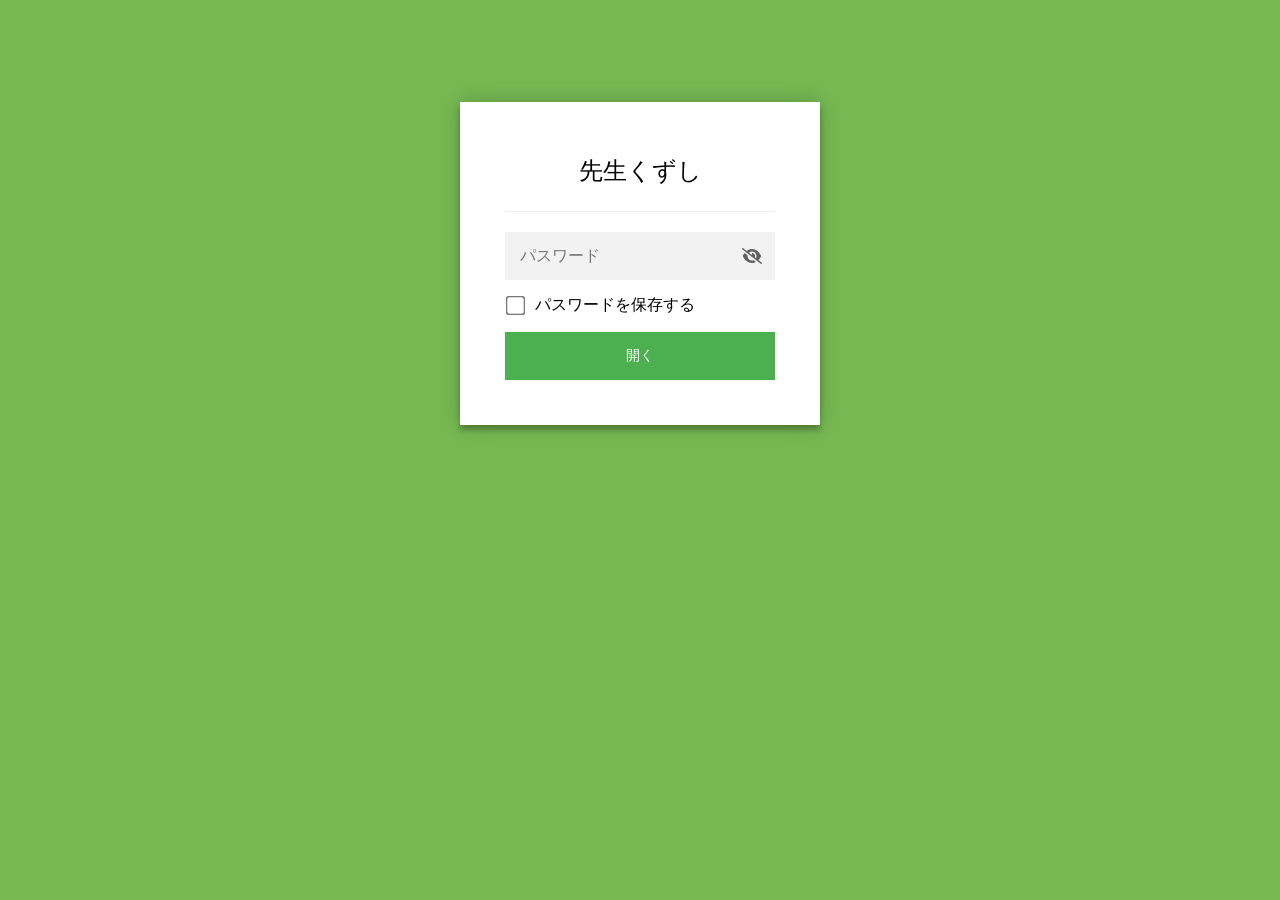
<file: index.html>
<!DOCTYPE html>
<html class="staticrypt-html">
    <head>
        <meta charset="utf-8" />
        <title>先生くずし</title>
        <meta name="viewport" content="width=device-width, initial-scale=1" />

        <!-- do not cache this page -->
        <meta http-equiv="cache-control" content="max-age=0" />
        <meta http-equiv="cache-control" content="no-cache" />
        <meta http-equiv="expires" content="0" />
        <meta http-equiv="expires" content="Tue, 01 Jan 1980 1:00:00 GMT" />
        <meta http-equiv="pragma" content="no-cache" />

        <style>
            .staticrypt-hr {
                margin-top: 20px;
                margin-bottom: 20px;
                border: 0;
                border-top: 1px solid #eee;
            }

            .staticrypt-page {
                width: 360px;
                padding: 8% 0 0;
                margin: auto;
                box-sizing: border-box;
            }

            .staticrypt-form {
                position: relative;
                z-index: 1;
                background: #ffffff;
                max-width: 360px;
                margin: 0 auto 100px;
                padding: 45px;
                text-align: center;
                box-shadow: 0 0 20px 0 rgba(0, 0, 0, 0.2), 0 5px 5px 0 rgba(0, 0, 0, 0.24);
            }

            .staticrypt-form input[type="password"],
            input[type="text"] {
                background: inherit;
                border: 0;
                box-sizing: border-box; /* This ensures padding is included in the total width */
                font-size: 14px;
                outline: 0;
                padding: 15px 30px 15px 15px; /* Adjust the padding to ensure there is space for the icon */
                width: 100%;
            }

            .staticrypt-password-container {
                position: relative;
                outline: 0;
                background: #f2f2f2;
                width: 100%;
                border: 0;
                margin: 0 0 15px;
                box-sizing: border-box;
            }

            .staticrypt-toggle-password-visibility {
                cursor: pointer;
                height: 20px;
                opacity: 60%;
                padding: 13px;
                position: absolute;
                right: 0;
                top: 50%;
                transform: translateY(-50%);
                width: 20px;
            }

            .staticrypt-form .staticrypt-decrypt-button {
                text-transform: uppercase;
                outline: 0;
                background: #4CAF50;
                width: 100%;
                border: 0;
                padding: 15px;
                color: #ffffff;
                font-size: 14px;
                cursor: pointer;
            }

            .staticrypt-form .staticrypt-decrypt-button:hover,
            .staticrypt-form .staticrypt-decrypt-button:active,
            .staticrypt-form .staticrypt-decrypt-button:focus {
                background: #4CAF50;
                filter: brightness(92%);
            }

            .staticrypt-html {
                height: 100%;
            }

            .staticrypt-body {
                height: 100%;
                margin: 0;
            }

            .staticrypt-content {
                height: 100%;
                margin-bottom: 1em;
                background: #76B852;
                font-family: "Arial", sans-serif;
                -webkit-font-smoothing: antialiased;
                -moz-osx-font-smoothing: grayscale;
            }

            .staticrypt-instructions {
                margin-top: -1em;
                margin-bottom: 1em;
            }

            .staticrypt-title {
                font-size: 1.5em;
            }

            label.staticrypt-remember {
                display: flex;
                align-items: center;
                margin-bottom: 1em;
            }

            .staticrypt-remember input[type="checkbox"] {
                transform: scale(1.5);
                margin-right: 1em;
            }

            .hidden {
                display: none !important;
            }

            .staticrypt-spinner-container {
                height: 100%;
                display: flex;
                align-items: center;
                justify-content: center;
            }

            .staticrypt-spinner {
                display: inline-block;
                width: 2rem;
                height: 2rem;
                vertical-align: text-bottom;
                border: 0.25em solid gray;
                border-right-color: transparent;
                border-radius: 50%;
                -webkit-animation: spinner-border 0.75s linear infinite;
                animation: spinner-border 0.75s linear infinite;
                animation-duration: 0.75s;
                animation-timing-function: linear;
                animation-delay: 0s;
                animation-iteration-count: infinite;
                animation-direction: normal;
                animation-fill-mode: none;
                animation-play-state: running;
                animation-name: spinner-border;
            }

            @keyframes spinner-border {
                100% {
                    transform: rotate(360deg);
                }
            }

            @media screen and (-webkit-min-device-pixel-ratio: 0) {
                .staticrypt-form input[type="password"],
                input[type="text"] {
                    font-size: 16px;
                }
            }
        </style>
    </head>

    <body class="staticrypt-body">
        <div id="staticrypt_loading" class="staticrypt-spinner-container">
            <div class="staticrypt-spinner"></div>
        </div>

        <div id="staticrypt_content" class="staticrypt-content hidden">
            <div class="staticrypt-page">
                <div class="staticrypt-form">
                    <div class="staticrypt-instructions">
                        <p class="staticrypt-title">先生くずし</p>
                        <p></p>
                    </div>

                    <hr class="staticrypt-hr" />

                    <form id="staticrypt-form" action="#" method="post">
                        <div class="staticrypt-password-container">
                            <input
                                id="staticrypt-password"
                                type="password"
                                name="password"
                                placeholder="パスワード"
                                autofocus
                            />

                            <img
                                class="staticrypt-toggle-password-visibility"
                                alt="template_toggle_show"
                                title="template_toggle_show"
                                src="[data-uri]"
                            />
                        </div>

                        <label id="staticrypt-remember-label" class="staticrypt-remember hidden">
                            <input id="staticrypt-remember" type="checkbox" name="remember" />
                            パスワードを保存する
                        </label>

                        <input type="submit" class="staticrypt-decrypt-button" value="開く" />
                    </form>
                </div>
            </div>
        </div>

        <script>
            // these variables will be filled when generating the file - the template format is 'variable_name'
            const staticryptInitiator = 
            ((function(){
  const exports = {};
  const cryptoEngine = ((function(){
  const exports = {};
  const { subtle } = crypto;

const IV_BITS = 16 * 8;
const HEX_BITS = 4;
const ENCRYPTION_ALGO = "AES-CBC";

/**
 * Translates between utf8 encoded hexadecimal strings
 * and Uint8Array bytes.
 */
const HexEncoder = {
    /**
     * hex string -> bytes
     * @param {string} hexString
     * @returns {Uint8Array}
     */
    parse: function (hexString) {
        if (hexString.length % 2 !== 0) throw "Invalid hexString";
        const arrayBuffer = new Uint8Array(hexString.length / 2);

        for (let i = 0; i < hexString.length; i += 2) {
            const byteValue = parseInt(hexString.substring(i, i + 2), 16);
            if (isNaN(byteValue)) {
                throw "Invalid hexString";
            }
            arrayBuffer[i / 2] = byteValue;
        }
        return arrayBuffer;
    },

    /**
     * bytes -> hex string
     * @param {Uint8Array} bytes
     * @returns {string}
     */
    stringify: function (bytes) {
        const hexBytes = [];

        for (let i = 0; i < bytes.length; ++i) {
            let byteString = bytes[i].toString(16);
            if (byteString.length < 2) {
                byteString = "0" + byteString;
            }
            hexBytes.push(byteString);
        }
        return hexBytes.join("");
    },
};

/**
 * Translates between utf8 strings and Uint8Array bytes.
 */
const UTF8Encoder = {
    parse: function (str) {
        return new TextEncoder().encode(str);
    },

    stringify: function (bytes) {
        return new TextDecoder().decode(bytes);
    },
};

/**
 * Salt and encrypt a msg with a password.
 */
async function encrypt(msg, hashedPassword) {
    // Must be 16 bytes, unpredictable, and preferably cryptographically random. However, it need not be secret.
    // https://developer.mozilla.org/en-US/docs/Web/API/SubtleCrypto/encrypt#parameters
    const iv = crypto.getRandomValues(new Uint8Array(IV_BITS / 8));

    const key = await subtle.importKey("raw", HexEncoder.parse(hashedPassword), ENCRYPTION_ALGO, false, ["encrypt"]);

    const encrypted = await subtle.encrypt(
        {
            name: ENCRYPTION_ALGO,
            iv: iv,
        },
        key,
        UTF8Encoder.parse(msg)
    );

    // iv will be 32 hex characters, we prepend it to the ciphertext for use in decryption
    return HexEncoder.stringify(iv) + HexEncoder.stringify(new Uint8Array(encrypted));
}
exports.encrypt = encrypt;

/**
 * Decrypt a salted msg using a password.
 *
 * @param {string} encryptedMsg
 * @param {string} hashedPassword
 * @returns {Promise<string>}
 */
async function decrypt(encryptedMsg, hashedPassword) {
    const ivLength = IV_BITS / HEX_BITS;
    const iv = HexEncoder.parse(encryptedMsg.substring(0, ivLength));
    const encrypted = encryptedMsg.substring(ivLength);

    const key = await subtle.importKey("raw", HexEncoder.parse(hashedPassword), ENCRYPTION_ALGO, false, ["decrypt"]);

    const outBuffer = await subtle.decrypt(
        {
            name: ENCRYPTION_ALGO,
            iv: iv,
        },
        key,
        HexEncoder.parse(encrypted)
    );

    return UTF8Encoder.stringify(new Uint8Array(outBuffer));
}
exports.decrypt = decrypt;

/**
 * Salt and hash the password so it can be stored in localStorage without opening a password reuse vulnerability.
 *
 * @param {string} password
 * @param {string} salt
 * @returns {Promise<string>}
 */
async function hashPassword(password, salt) {
    // we hash the password in multiple steps, each adding more iterations. This is because we used to allow less
    // iterations, so for backward compatibility reasons, we need to support going from that to more iterations.
    let hashedPassword = await hashLegacyRound(password, salt);

    hashedPassword = await hashSecondRound(hashedPassword, salt);

    return hashThirdRound(hashedPassword, salt);
}
exports.hashPassword = hashPassword;

/**
 * This hashes the password with 1k iterations. This is a low number, we need this function to support backwards
 * compatibility.
 *
 * @param {string} password
 * @param {string} salt
 * @returns {Promise<string>}
 */
function hashLegacyRound(password, salt) {
    return pbkdf2(password, salt, 1000, "SHA-1");
}
exports.hashLegacyRound = hashLegacyRound;

/**
 * Add a second round of iterations. This is because we used to use 1k, so for backwards compatibility with
 * remember-me/autodecrypt links, we need to support going from that to more iterations.
 *
 * @param hashedPassword
 * @param salt
 * @returns {Promise<string>}
 */
function hashSecondRound(hashedPassword, salt) {
    return pbkdf2(hashedPassword, salt, 14000, "SHA-256");
}
exports.hashSecondRound = hashSecondRound;

/**
 * Add a third round of iterations to bring total number to 600k. This is because we used to use 1k, then 15k, so for
 * backwards compatibility with remember-me/autodecrypt links, we need to support going from that to more iterations.
 *
 * @param hashedPassword
 * @param salt
 * @returns {Promise<string>}
 */
function hashThirdRound(hashedPassword, salt) {
    return pbkdf2(hashedPassword, salt, 585000, "SHA-256");
}
exports.hashThirdRound = hashThirdRound;

/**
 * Salt and hash the password so it can be stored in localStorage without opening a password reuse vulnerability.
 *
 * @param {string} password
 * @param {string} salt
 * @param {int} iterations
 * @param {string} hashAlgorithm
 * @returns {Promise<string>}
 */
async function pbkdf2(password, salt, iterations, hashAlgorithm) {
    const key = await subtle.importKey("raw", UTF8Encoder.parse(password), "PBKDF2", false, ["deriveBits"]);

    const keyBytes = await subtle.deriveBits(
        {
            name: "PBKDF2",
            hash: hashAlgorithm,
            iterations,
            salt: UTF8Encoder.parse(salt),
        },
        key,
        256
    );

    return HexEncoder.stringify(new Uint8Array(keyBytes));
}

function generateRandomSalt() {
    const bytes = crypto.getRandomValues(new Uint8Array(128 / 8));

    return HexEncoder.stringify(new Uint8Array(bytes));
}
exports.generateRandomSalt = generateRandomSalt;

async function signMessage(hashedPassword, message) {
    const key = await subtle.importKey(
        "raw",
        HexEncoder.parse(hashedPassword),
        {
            name: "HMAC",
            hash: "SHA-256",
        },
        false,
        ["sign"]
    );
    const signature = await subtle.sign("HMAC", key, UTF8Encoder.parse(message));

    return HexEncoder.stringify(new Uint8Array(signature));
}
exports.signMessage = signMessage;

function getRandomAlphanum() {
    const possibleCharacters = "abcdefghijklmnopqrstuvwxyzABCDEFGHIJKLMNOPQRSTUVWXYZ0123456789";

    let byteArray;
    let parsedInt;

    // Keep generating new random bytes until we get a value that falls
    // within a range that can be evenly divided by possibleCharacters.length
    do {
        byteArray = crypto.getRandomValues(new Uint8Array(1));
        // extract the lowest byte to get an int from 0 to 255 (probably unnecessary, since we're only generating 1 byte)
        parsedInt = byteArray[0] & 0xff;
    } while (parsedInt >= 256 - (256 % possibleCharacters.length));

    // Take the modulo of the parsed integer to get a random number between 0 and totalLength - 1
    const randomIndex = parsedInt % possibleCharacters.length;

    return possibleCharacters[randomIndex];
}

/**
 * Generate a random string of a given length.
 *
 * @param {int} length
 * @returns {string}
 */
function generateRandomString(length) {
    let randomString = "";

    for (let i = 0; i < length; i++) {
        randomString += getRandomAlphanum();
    }

    return randomString;
}
exports.generateRandomString = generateRandomString;

  return exports;
})());
const codec = ((function(){
  const exports = {};
  /**
 * Initialize the codec with the provided cryptoEngine - this return functions to encode and decode messages.
 *
 * @param cryptoEngine - the engine to use for encryption / decryption
 */
function init(cryptoEngine) {
    const exports = {};

    /**
     * Top-level function for encoding a message.
     * Includes password hashing, encryption, and signing.
     *
     * @param {string} msg
     * @param {string} password
     * @param {string} salt
     *
     * @returns {string} The encoded text
     */
    async function encode(msg, password, salt) {
        const hashedPassword = await cryptoEngine.hashPassword(password, salt);

        const encrypted = await cryptoEngine.encrypt(msg, hashedPassword);

        // we use the hashed password in the HMAC because this is effectively what will be used a password (so we can store
        // it in localStorage safely, we don't use the clear text password)
        const hmac = await cryptoEngine.signMessage(hashedPassword, encrypted);

        return hmac + encrypted;
    }
    exports.encode = encode;

    /**
     * Encode using a password that has already been hashed. This is useful to encode multiple messages in a row, that way
     * we don't need to hash the password multiple times.
     *
     * @param {string} msg
     * @param {string} hashedPassword
     *
     * @returns {string} The encoded text
     */
    async function encodeWithHashedPassword(msg, hashedPassword) {
        const encrypted = await cryptoEngine.encrypt(msg, hashedPassword);

        // we use the hashed password in the HMAC because this is effectively what will be used a password (so we can store
        // it in localStorage safely, we don't use the clear text password)
        const hmac = await cryptoEngine.signMessage(hashedPassword, encrypted);

        return hmac + encrypted;
    }
    exports.encodeWithHashedPassword = encodeWithHashedPassword;

    /**
     * Top-level function for decoding a message.
     * Includes signature check and decryption.
     *
     * @param {string} signedMsg
     * @param {string} hashedPassword
     * @param {string} salt
     * @param {int} backwardCompatibleAttempt
     * @param {string} originalPassword
     *
     * @returns {Object} {success: true, decoded: string} | {success: false, message: string}
     */
    async function decode(signedMsg, hashedPassword, salt, backwardCompatibleAttempt = 0, originalPassword = "") {
        const encryptedHMAC = signedMsg.substring(0, 64);
        const encryptedMsg = signedMsg.substring(64);
        const decryptedHMAC = await cryptoEngine.signMessage(hashedPassword, encryptedMsg);

        if (decryptedHMAC !== encryptedHMAC) {
            // we have been raising the number of iterations in the hashing algorithm multiple times, so to support the old
            // remember-me/autodecrypt links we need to try bringing the old hashes up to speed.
            originalPassword = originalPassword || hashedPassword;
            if (backwardCompatibleAttempt === 0) {
                const updatedHashedPassword = await cryptoEngine.hashThirdRound(originalPassword, salt);

                return decode(signedMsg, updatedHashedPassword, salt, backwardCompatibleAttempt + 1, originalPassword);
            }
            if (backwardCompatibleAttempt === 1) {
                let updatedHashedPassword = await cryptoEngine.hashSecondRound(originalPassword, salt);
                updatedHashedPassword = await cryptoEngine.hashThirdRound(updatedHashedPassword, salt);

                return decode(signedMsg, updatedHashedPassword, salt, backwardCompatibleAttempt + 1, originalPassword);
            }

            return { success: false, message: "Signature mismatch" };
        }

        return {
            success: true,
            decoded: await cryptoEngine.decrypt(encryptedMsg, hashedPassword),
        };
    }
    exports.decode = decode;

    return exports;
}
exports.init = init;

  return exports;
})());
const decode = codec.init(cryptoEngine).decode;

/**
 * Initialize the staticrypt module, that exposes functions callbable by the password_template.
 *
 * @param {{
 *  staticryptEncryptedMsgUniqueVariableName: string,
 *  isRememberEnabled: boolean,
 *  rememberDurationInDays: number,
 *  staticryptSaltUniqueVariableName: string,
 * }} staticryptConfig - object of data that is stored on the password_template at encryption time.
 *
 * @param {{
 *  rememberExpirationKey: string,
 *  rememberPassphraseKey: string,
 *  replaceHtmlCallback: function,
 *  clearLocalStorageCallback: function,
 * }} templateConfig - object of data that can be configured by a custom password_template.
 */
function init(staticryptConfig, templateConfig) {
    const exports = {};

    /**
     * Decrypt our encrypted page, replace the whole HTML.
     *
     * @param {string} hashedPassword
     * @returns {Promise<boolean>}
     */
    async function decryptAndReplaceHtml(hashedPassword) {
        const { staticryptEncryptedMsgUniqueVariableName, staticryptSaltUniqueVariableName } = staticryptConfig;
        const { replaceHtmlCallback } = templateConfig;

        const result = await decode(
            staticryptEncryptedMsgUniqueVariableName,
            hashedPassword,
            staticryptSaltUniqueVariableName
        );
        if (!result.success) {
            return false;
        }
        const plainHTML = result.decoded;

        // if the user configured a callback call it, otherwise just replace the whole HTML
        if (typeof replaceHtmlCallback === "function") {
            replaceHtmlCallback(plainHTML);
        } else {
            document.write(plainHTML);
            document.close();
        }

        return true;
    }

    /**
     * Attempt to decrypt the page and replace the whole HTML.
     *
     * @param {string} password
     * @param {boolean} isRememberChecked
     *
     * @returns {Promise<{isSuccessful: boolean, hashedPassword?: string}>} - we return an object, so that if we want to
     *   expose more information in the future we can do it without breaking the password_template
     */
    async function handleDecryptionOfPage(password, isRememberChecked) {
        const { staticryptSaltUniqueVariableName } = staticryptConfig;

        // decrypt and replace the whole page
        const hashedPassword = await cryptoEngine.hashPassword(password, staticryptSaltUniqueVariableName);
        return handleDecryptionOfPageFromHash(hashedPassword, isRememberChecked);
    }
    exports.handleDecryptionOfPage = handleDecryptionOfPage;

    async function handleDecryptionOfPageFromHash(hashedPassword, isRememberChecked) {
        const { isRememberEnabled, rememberDurationInDays } = staticryptConfig;
        const { rememberExpirationKey, rememberPassphraseKey } = templateConfig;

        const isDecryptionSuccessful = await decryptAndReplaceHtml(hashedPassword);

        if (!isDecryptionSuccessful) {
            return {
                isSuccessful: false,
                hashedPassword,
            };
        }

        // remember the hashedPassword and set its expiration if necessary
        if (isRememberEnabled && isRememberChecked) {
            window.localStorage.setItem(rememberPassphraseKey, hashedPassword);

            // set the expiration if the duration isn't 0 (meaning no expiration)
            if (rememberDurationInDays > 0) {
                window.localStorage.setItem(
                    rememberExpirationKey,
                    (new Date().getTime() + rememberDurationInDays * 24 * 60 * 60 * 1000).toString()
                );
            }
        }

        return {
            isSuccessful: true,
            hashedPassword,
        };
    }
    exports.handleDecryptionOfPageFromHash = handleDecryptionOfPageFromHash;

    /**
     * Clear localstorage from staticrypt related values
     */
    function clearLocalStorage() {
        const { clearLocalStorageCallback, rememberExpirationKey, rememberPassphraseKey } = templateConfig;

        if (typeof clearLocalStorageCallback === "function") {
            clearLocalStorageCallback();
        } else {
            localStorage.removeItem(rememberPassphraseKey);
            localStorage.removeItem(rememberExpirationKey);
        }
    }

    async function handleDecryptOnLoad() {
        let isSuccessful = await decryptOnLoadFromUrl();

        if (!isSuccessful) {
            isSuccessful = await decryptOnLoadFromRememberMe();
        }

        return { isSuccessful };
    }
    exports.handleDecryptOnLoad = handleDecryptOnLoad;

    /**
     * Clear storage if we are logging out
     *
     * @returns {boolean} - whether we logged out
     */
    function logoutIfNeeded() {
        const logoutKey = "staticrypt_logout";

        // handle logout through query param
        const queryParams = new URLSearchParams(window.location.search);
        if (queryParams.has(logoutKey)) {
            clearLocalStorage();
            return true;
        }

        // handle logout through URL fragment
        const hash = window.location.hash.substring(1);
        if (hash.includes(logoutKey)) {
            clearLocalStorage();
            return true;
        }

        return false;
    }

    /**
     * To be called on load: check if we want to try to decrypt and replace the HTML with the decrypted content, and
     * try to do it if needed.
     *
     * @returns {Promise<boolean>} true if we derypted and replaced the whole page, false otherwise
     */
    async function decryptOnLoadFromRememberMe() {
        const { rememberDurationInDays } = staticryptConfig;
        const { rememberExpirationKey, rememberPassphraseKey } = templateConfig;

        // if we are login out, terminate
        if (logoutIfNeeded()) {
            return false;
        }

        // if there is expiration configured, check if we're not beyond the expiration
        if (rememberDurationInDays && rememberDurationInDays > 0) {
            const expiration = localStorage.getItem(rememberExpirationKey),
                isExpired = expiration && new Date().getTime() > parseInt(expiration);

            if (isExpired) {
                clearLocalStorage();
                return false;
            }
        }

        const hashedPassword = localStorage.getItem(rememberPassphraseKey);

        if (hashedPassword) {
            // try to decrypt
            const isDecryptionSuccessful = await decryptAndReplaceHtml(hashedPassword);

            // if the decryption is unsuccessful the password might be wrong - silently clear the saved data and let
            // the user fill the password form again
            if (!isDecryptionSuccessful) {
                clearLocalStorage();
                return false;
            }

            return true;
        }

        return false;
    }

    async function decryptOnLoadFromUrl() {
        const passwordKey = "staticrypt_pwd";
        const rememberMeKey = "remember_me";

        // try to get the password from the query param (for backward compatibility - we now want to avoid this method,
        // since it sends the hashed password to the server which isn't needed)
        const queryParams = new URLSearchParams(window.location.search);
        const hashedPasswordQuery = queryParams.get(passwordKey);
        const rememberMeQuery = queryParams.get(rememberMeKey);

        const urlFragment = window.location.hash.substring(1);
        // get the password from the url fragment
        const hashedPasswordRegexMatch = urlFragment.match(new RegExp(passwordKey + "=([^&]*)"));
        const hashedPasswordFragment = hashedPasswordRegexMatch ? hashedPasswordRegexMatch[1] : null;
        const rememberMeFragment = urlFragment.includes(rememberMeKey);

        const hashedPassword = hashedPasswordFragment || hashedPasswordQuery;
        const rememberMe = rememberMeFragment || rememberMeQuery;

        if (hashedPassword) {
            return handleDecryptionOfPageFromHash(hashedPassword, rememberMe);
        }

        return false;
    }

    return exports;
}
exports.init = init;

  return exports;
})());
        ;
            const templateError = "template_error",
                templateToggleAltShow = "template_toggle_show",
                templateToggleAltHide = "template_toggle_hide",
                isRememberEnabled = true,
                staticryptConfig = {"staticryptEncryptedMsgUniqueVariableName":"[base64]","isRememberEnabled":true,"rememberDurationInDays":0,"staticryptSaltUniqueVariableName":"1b7a47161016d01c931d582c0671a1df"};

            // you can edit these values to customize some of the behavior of StatiCrypt
            const templateConfig = {
                rememberExpirationKey: "staticrypt_expiration",
                rememberPassphraseKey: "staticrypt_passphrase",
                replaceHtmlCallback: null,
                clearLocalStorageCallback: null,
            };

            // init the staticrypt engine
            const staticrypt = staticryptInitiator.init(staticryptConfig, templateConfig);

            // try to automatically decrypt on load if there is a saved password
            window.onload = async function () {
                const { isSuccessful } = await staticrypt.handleDecryptOnLoad();

                // if we didn't decrypt anything on load, show the password prompt. Otherwise the content has already been
                // replaced, no need to do anything
                if (!isSuccessful) {
                    // hide loading screen
                    document.getElementById("staticrypt_loading").classList.add("hidden");
                    document.getElementById("staticrypt_content").classList.remove("hidden");
                    document.getElementById("staticrypt-password").focus();

                    // show the remember me checkbox
                    if (isRememberEnabled) {
                        document.getElementById("staticrypt-remember-label").classList.remove("hidden");
                    }
                }
            };

            // toggle password visibility
            const toggleIcon = document.querySelector(".staticrypt-toggle-password-visibility");
            // these two icons are coming from FontAwesome
            const imgSrcEyeClosed =
                "[data-uri]";
            const imgSrcEyeOpened =
                "[data-uri]";
            toggleIcon.addEventListener("click", function () {
                const passwordInput = document.getElementById("staticrypt-password");
                if (passwordInput.type === "password") {
                    passwordInput.type = "text";
                    toggleIcon.src = imgSrcEyeOpened;
                    toggleIcon.alt = templateToggleAltHide;
                    toggleIcon.title = templateToggleAltHide;
                } else {
                    passwordInput.type = "password";
                    toggleIcon.src = imgSrcEyeClosed;
                    toggleIcon.alt = templateToggleAltShow;
                    toggleIcon.title = templateToggleAltShow;
                }
            });

            // handle password form submission
            document.getElementById("staticrypt-form").addEventListener("submit", async function (e) {
                e.preventDefault();

                const password = document.getElementById("staticrypt-password").value,
                    isRememberChecked = document.getElementById("staticrypt-remember").checked;

                const { isSuccessful } = await staticrypt.handleDecryptionOfPage(password, isRememberChecked);

                if (!isSuccessful) {
                    alert(templateError);
                }
            });
        </script>
    </body>
</html>
</file>
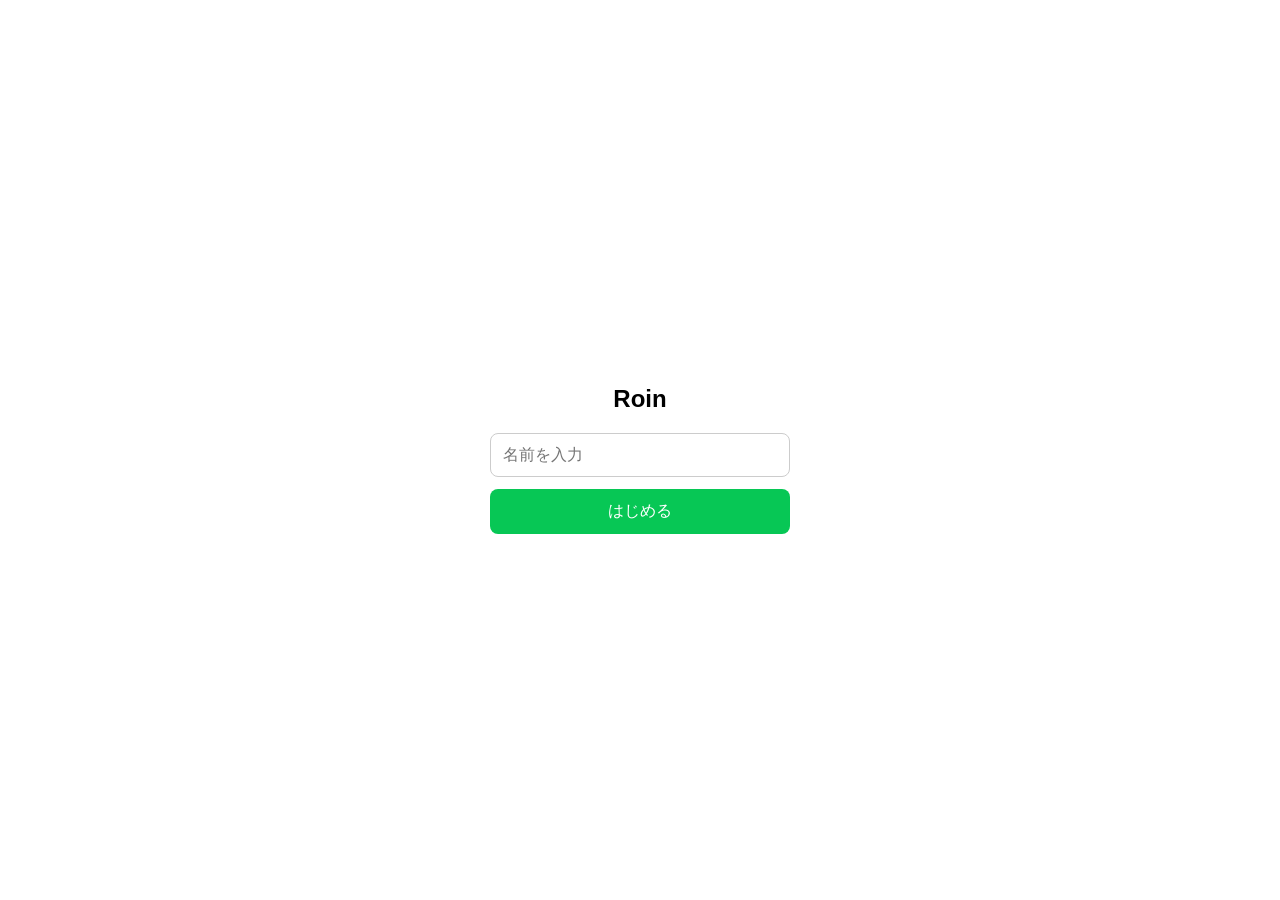
<file: roin/index.html>
<!DOCTYPE html>
<html lang="ja">
<head>
<meta charset="UTF-8">
<meta name="viewport" content="width=device-width, initial-scale=1.0">

<title>Roin</title>

<style>
* {
  box-sizing: border-box;
}

body {
  margin: 0;
  font-family: -apple-system, BlinkMacSystemFont, "Segoe UI", sans-serif;
  background: #8bb7d9;
}

/* ヘッダー */
header {
  position: fixed;
  top: 0;
  left: 0;
  right: 0;
  height: 55px;

  background: #ffffff;
  border-bottom: 1px solid #ddd;

  display: flex;
  align-items: center;
  justify-content: center;

  font-weight: bold;
  z-index: 10;
}

/* チャット */
#chat {
  padding: 70px 12px 75px;
}

/* メッセージ */
.message {
  display: flex;
  flex-direction: column;
  margin: 8px 0;
}

.message.other {
  align-items: flex-start;
}

.message.me {
  align-items: flex-end;
}

/* 名前 */
.name {
  font-size: 12px;
  color: #444;
  margin: 0 8px 3px;
}

/* 吹き出し */
.bubble {
  max-width: 75%;
  padding: 9px 13px;

  background: white;
  border-radius: 15px;

  word-break: break-word;
  box-shadow: 0 1px 2px rgba(0,0,0,0.1);
}

.me .bubble {
  background: #9df078;
}

/* 時刻 */
.time {
  font-size: 10px;
  color: #555;
  margin: 3px 7px 0;
}

/* 入力欄 */
#sendArea {
  position: fixed;
  left: 0;
  right: 0;
  bottom: 0;

  display: flex;
  gap: 6px;

  padding: 8px;
  background: white;

  border-top: 1px solid #ddd;
}

#message {
  flex: 1;

  min-width: 0;

  padding: 10px;
  border: 1px solid #ccc;
  border-radius: 20px;

  font-size: 16px;
  outline: none;
}

#sendButton {
  border: none;
  border-radius: 20px;

  padding: 0 16px;

  background: #07c755;
  color: white;

  font-weight: bold;
}

#sendButton:active {
  opacity: 0.7;
}

/* 名前入力画面 */
#nameScreen {
  position: fixed;
  inset: 0;

  background: white;

  display: flex;
  flex-direction: column;

  align-items: center;
  justify-content: center;

  padding: 30px;

  z-index: 100;
}

#nameScreen h2 {
  margin-bottom: 20px;
}

#nameInput {
  width: 100%;
  max-width: 300px;

  padding: 12px;

  border: 1px solid #ccc;
  border-radius: 8px;

  font-size: 16px;
}

#startButton {
  margin-top: 12px;

  width: 100%;
  max-width: 300px;

  padding: 12px;

  border: none;
  border-radius: 8px;

  background: #07c755;
  color: white;

  font-size: 16px;
}
</style>
</head>

<body>

<!-- 名前入力 -->
<div id="nameScreen">

  <h2>Roin</h2>

  <input
    id="nameInput"
    type="text"
    placeholder="名前を入力"
    maxlength="20"
  >

  <button id="startButton">
    はじめる
  </button>

</div>


<!-- ヘッダー -->
<header>
  

  <span>Roin</span>
</header>


<!-- メッセージ -->
<div id="chat"></div>


<!-- 送信 -->
<div id="sendArea">

  <input
    id="message"
    type="text"
    placeholder="メッセージ"
  >

  <button id="sendButton">
    送信
  </button>

  

</div>

  


<script>

// ============================
// GASのウェブアプリURL
// ============================

const GAS_URL =
  "https://script.google.com/macros/s/AKfycbyQdRA2YroFzdOP6W3sX1dCuCNYq8gEGqXfMI8erC5aqr5qGqXz02C8kUhMsCSywgaTsg/exec";


// ============================
// 自分の名前
// ============================

let myName =
  localStorage.getItem("chatName");


// ============================
// 名前入力
// ============================

const nameScreen =
  document.getElementById("nameScreen");

const nameInput =
  document.getElementById("nameInput");

const startButton =
  document.getElementById("startButton");


if (myName) {
  nameScreen.style.display = "none";
}


startButton.onclick = function() {

  const name =
    nameInput.value.trim();

  if (!name) {
    alert("名前を入力してください");
    return;
  }

  myName = name;

  localStorage.setItem(
    "chatName",
    myName
  );

  nameScreen.style.display = "none";

  loadMessages();
};


// ============================
// メッセージ取得
// ============================

async function loadMessages() {

  try {

    const response =
      await fetch(GAS_URL);

    const messages =
      await response.json();

    const chat =
      document.getElementById("chat");

    chat.innerHTML = "";

    messages.forEach(msg => {

      const message =
        document.createElement("div");

      message.className =
        "message " +
        (msg.name === myName
          ? "me"
          : "other");


      // 名前
      const name =
        document.createElement("div");

      name.className = "name";

      name.textContent =
        msg.name;


      // 吹き出し
      const bubble =
        document.createElement("div");

      bubble.className =
        "bubble";

      bubble.textContent =
        msg.message;


      // 時刻
      const time =
        document.createElement("div");

      time.className = "time";

      if (msg.time) {

        const date =
          new Date(msg.time);

        time.textContent =
          date.toLocaleTimeString(
            "ja-JP",
            {
              hour: "2-digit",
              minute: "2-digit"
            }
          );
      }


      message.appendChild(name);
      message.appendChild(bubble);
      message.appendChild(time);

      chat.appendChild(message);

    });


    // 一番下へ
    window.scrollTo(
      0,
      document.body.scrollHeight
    );

  } catch (error) {

    console.error(
      "メッセージ取得エラー:",
      error
    );

  }

}


// ============================
// メッセージ送信
// ============================

const messageInput =
  document.getElementById("message");

const sendButton =
  document.getElementById("sendButton");


async function sendMessage() {

  const message =
    messageInput.value.trim();

  if (!message) return;

  sendButton.disabled = true;


  try {

    const body =
      new URLSearchParams();

    body.append(
      "name",
      myName
    );

    body.append(
      "message",
      message
    );


    await fetch(GAS_URL, {

      method: "POST",

      body: body

    });


    messageInput.value = "";

    await loadMessages();


  } catch (error) {

    console.error(
      "送信エラー:",
      error
    );

    alert(
      "メッセージを送信できませんでした"
    );

  }


  sendButton.disabled = false;

}


// ============================
// ボタン
// ============================

sendButton.onclick =
  sendMessage;


// Enterキーで送信
messageInput.addEventListener(
  "keydown",
  function(e) {

    if (e.key === "Enter") {
      sendMessage();
    }

  }
);


// ============================
// 2秒ごとに更新
// ============================

if (myName) {
  loadMessages();

  setInterval(
    loadMessages,
    2000
  );
}

</script>

</body>
</html>
</file>
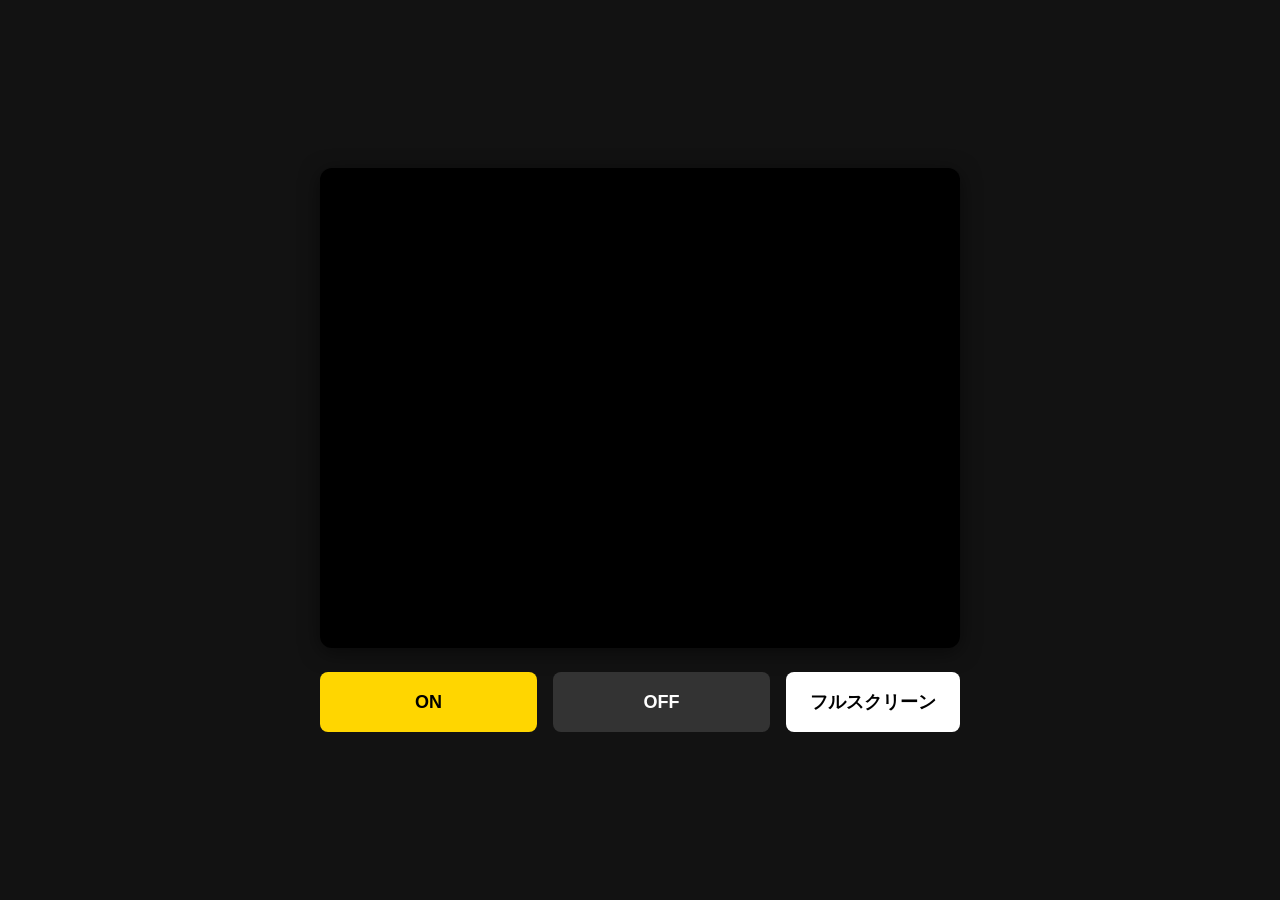
<file: camara.html>
<!DOCTYPE html>
<html lang="ja">
<head>
    <meta charset="UTF-8">
    <meta name="viewport" content="width=device-width, initial-scale=1.0">
    <title>Pet Camera</title>
    <style>
        body {
            font-family: -apple-system, BlinkMacSystemFont, "Segoe UI", Roboto, sans-serif;
            background-color: #121212;
            color: #ffffff;
            display: flex;
            flex-direction: column;
            align-items: center;
            justify-content: center;
            min-height: 100vh;
            margin: 0;
            padding: 16px;
            box-sizing: border-box;
        }
        .container {
            width: 100%;
            max-width: 640px;
            text-align: center;
        }
        
        /* 映像表示用の枠 */
        .iframe-container {
            width: 100%;
            aspect-ratio: 4 / 3;
            background-color: #000;
            border-radius: 12px;
            overflow: hidden;
            box-shadow: 0 4px 20px rgba(0,0,0,0.5);
            margin-bottom: 24px;
        }

        .iframe-container iframe {
            width: 100%;
            height: 100%;
            border: none;
        }

        /* 操作ボタン */
        .btn-container {
            display: flex;
            gap: 16px;
            justify-content: center;
        }
        button {
            flex: 1;
            padding: 18px 24px;
            font-size: 18px;
            font-weight: bold;
            border: none;
            border-radius: 8px;
            cursor: pointer;
            transition: background-color 0.2s, transform 0.1s;
        }
        button:active {
            transform: scale(0.98);
        }
        .btn-on {
            background-color: #ffd600;
            color: #000;
        }
        .btn-off {
            background-color: #333333;
            color: #fff;
        }
        .btn-full {
            background-color: #fff;
            color: #000;
        }


        /* 画面に表示しないダミーの送信枠 */
        #dummy-frame {
            display: none;
        }
    </style>
</head>
<body>

<div class="container">
    <!-- カメラ映像 -->
    <div class="iframe-container">
        <iframe id="camera-frame" scrolling="no"></iframe>
    </div>

    <!-- ライト制御ボタン -->
    <div class="btn-container">
        <button class="btn-on" onclick="toggleTorch(true)">ON</button>
        <button class="btn-off" onclick="toggleTorch(false)">OFF</button>
        <form id="fullscreen-form" method="get" onsubmit="openFullScreen(this, event)">
          <button class="btn-full">フルスクリーン</button>
        </form>
        <script>
          function openFullScreen(form, event) {
          // 1. 通常のフォーム送信（ページ遷移）をキャンセル
          event.preventDefault(); 

          // 2. ディスプレイの画面サイズ（横幅と高さ）を取得
          const width = window.screen.availWidth;
          const height = window.screen.availHeight;
    
          // 3. 画面いっぱいのサイズを指定して新しいウインドウを開く
          window.open(
          form.action, 
          '_blank', 
          `width=${width},height=${height},left=0,top=0,resizable=yes,scrollbars=yes`
  );
}
</script>

    </div>
</div>

<!-- コマンド送信用の非表示iframe -->
<iframe id="dummy-frame" name="dummy-frame"></iframe>

<script>
    const DEFAULT_CAM = "http://192.168.0.164:8080";

const params = new URLSearchParams(location.search);

let CAM_HOST =
    params.get("cam") ||
    localStorage.getItem("cameraUrl") ||
    DEFAULT_CAM;

// URLパラメータがあれば保存
if (params.get("cam")) {
    localStorage.setItem("cameraUrl", CAM_HOST);
}

// iframe
document.getElementById("camera-frame").src =
    CAM_HOST + "/browserfs.html";

// フルスクリーン
document.getElementById("fullscreen-form").action =
    CAM_HOST + "/browserfs.html";

    function toggleTorch(enable) {
        // enabletorch または disabletorch のURLを生成
        const endpoint = enable ? '/enabletorch' : '/disabletorch';
        
        // ダミーのiframeにURLを読み込ませることで、CORS制限を回避して確実にリクエストを発行
        const dummyFrame = document.getElementById('dummy-frame');
        dummyFrame.src = CAM_HOST + endpoint;
    }
</script>

</body>
</html>
</file>
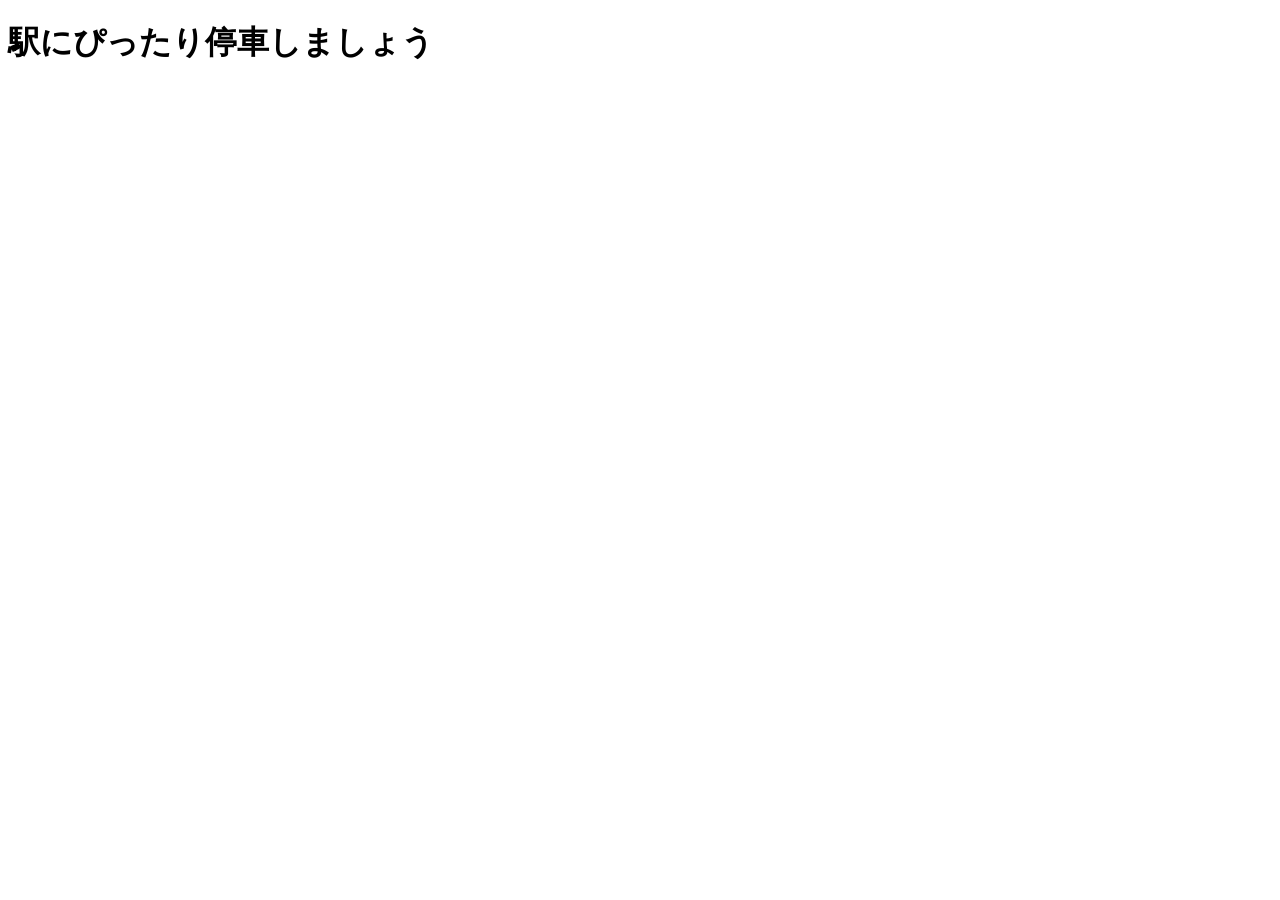
<file: densya.html>
<!DOCTYPE html>
<html lang="“ja”"><head>
      <meta name="viewport" content="width=device-width, initial-scale=1" />
      <meta charset="UTF-8">
      <title>先生くずし</title>
      <link rel="manifest" href="manifest.json">
      <meta name="apple-mobile-web-app-capable" content="yes">
      <meta name="apple-mobile-web-app-status-bar-style" content="black-translucent">
      <meta name="apple-mobile-web-app-title" content="先生くずし">
      <link rel="apple-touch-icon" sizes="180x180" href="apple-touch-icon-180x180.png">
      <link rel="icon" type="image/x-icon" href="favicon.ico">
   </head>
   <body>
      <h1>駅にぴったり停車しましょう</h1>
      <iframe src="https://scratch.mit.edu/projects/1351017286/embed" allowtransparency="true" width="100%" height="700px" frameborder="0" scrolling="no" allowfullscreen=""></iframe>
      <script>
        if ('serviceWorker' in navigator) {
          navigator.serviceWorker.register('sw.js');
        }
      </script>
   </body>
</html>
</file>
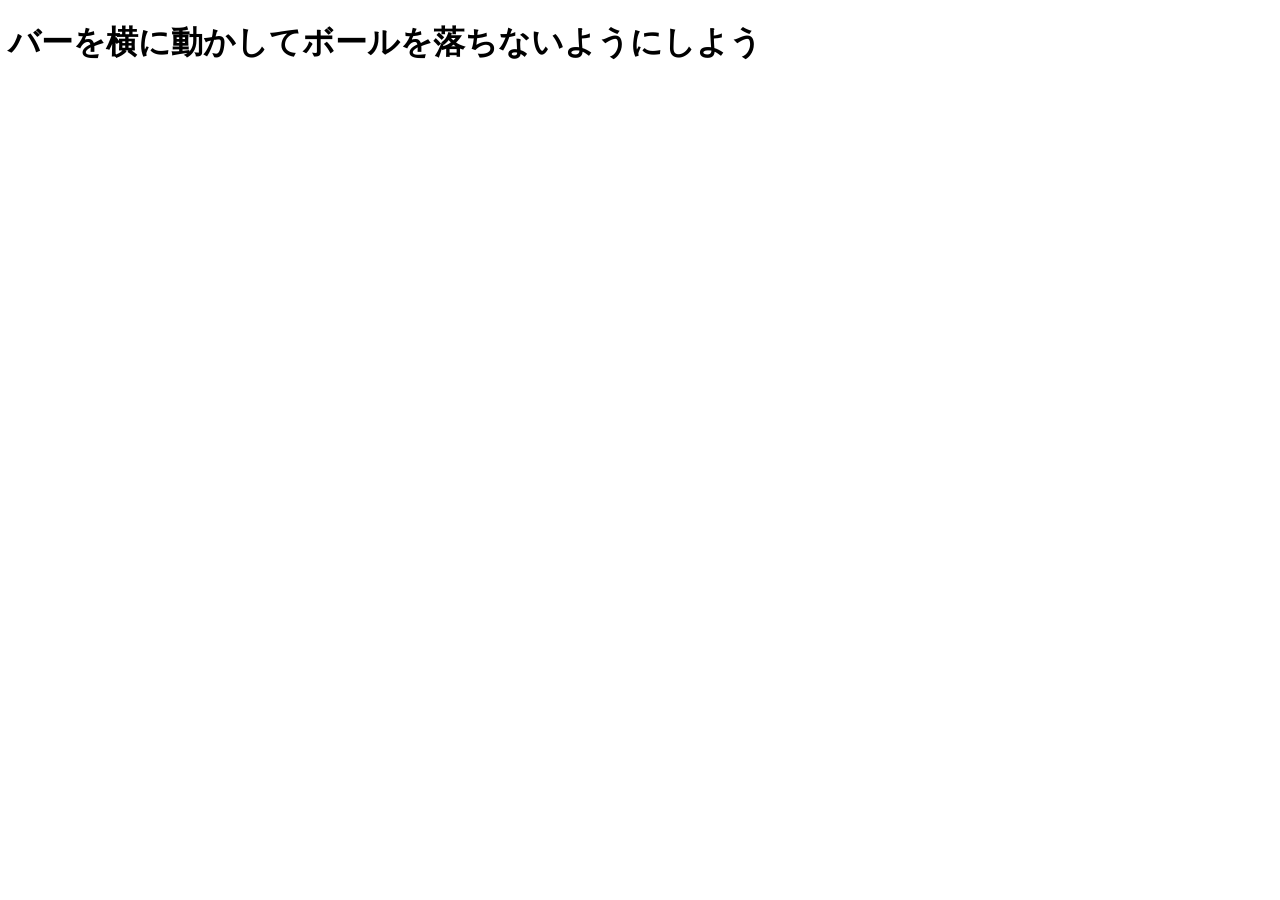
<file: kuzusi.html>
<!DOCTYPE html>
<html lang="“ja”"><head>
      <meta name="viewport" content="width=device-width, initial-scale=1" />
      <meta charset="UTF-8">
      <title>先生くずし</title>
      <link rel="manifest" href="manifest.json">
      <meta name="apple-mobile-web-app-capable" content="yes">
      <meta name="apple-mobile-web-app-status-bar-style" content="black-translucent">
      <meta name="apple-mobile-web-app-title" content="先生くずし">
      <link rel="apple-touch-icon" sizes="180x180" href="apple-touch-icon-180x180.png">
      <link rel="icon" type="image/x-icon" href="favicon.ico">
   </head>
   <body>
      <h1>バーを横に動かしてボールを落ちないようにしよう</h1>
      <iframe src="https://scratch.mit.edu/projects/1292464800/embed" allowtransparency="true" width="100%" height="700px" frameborder="0" scrolling="no" allowfullscreen=""></iframe>
      <script>
        if ('serviceWorker' in navigator) {
          navigator.serviceWorker.register('sw.js');
        }
      </script>
   </body>
</html>
</file>
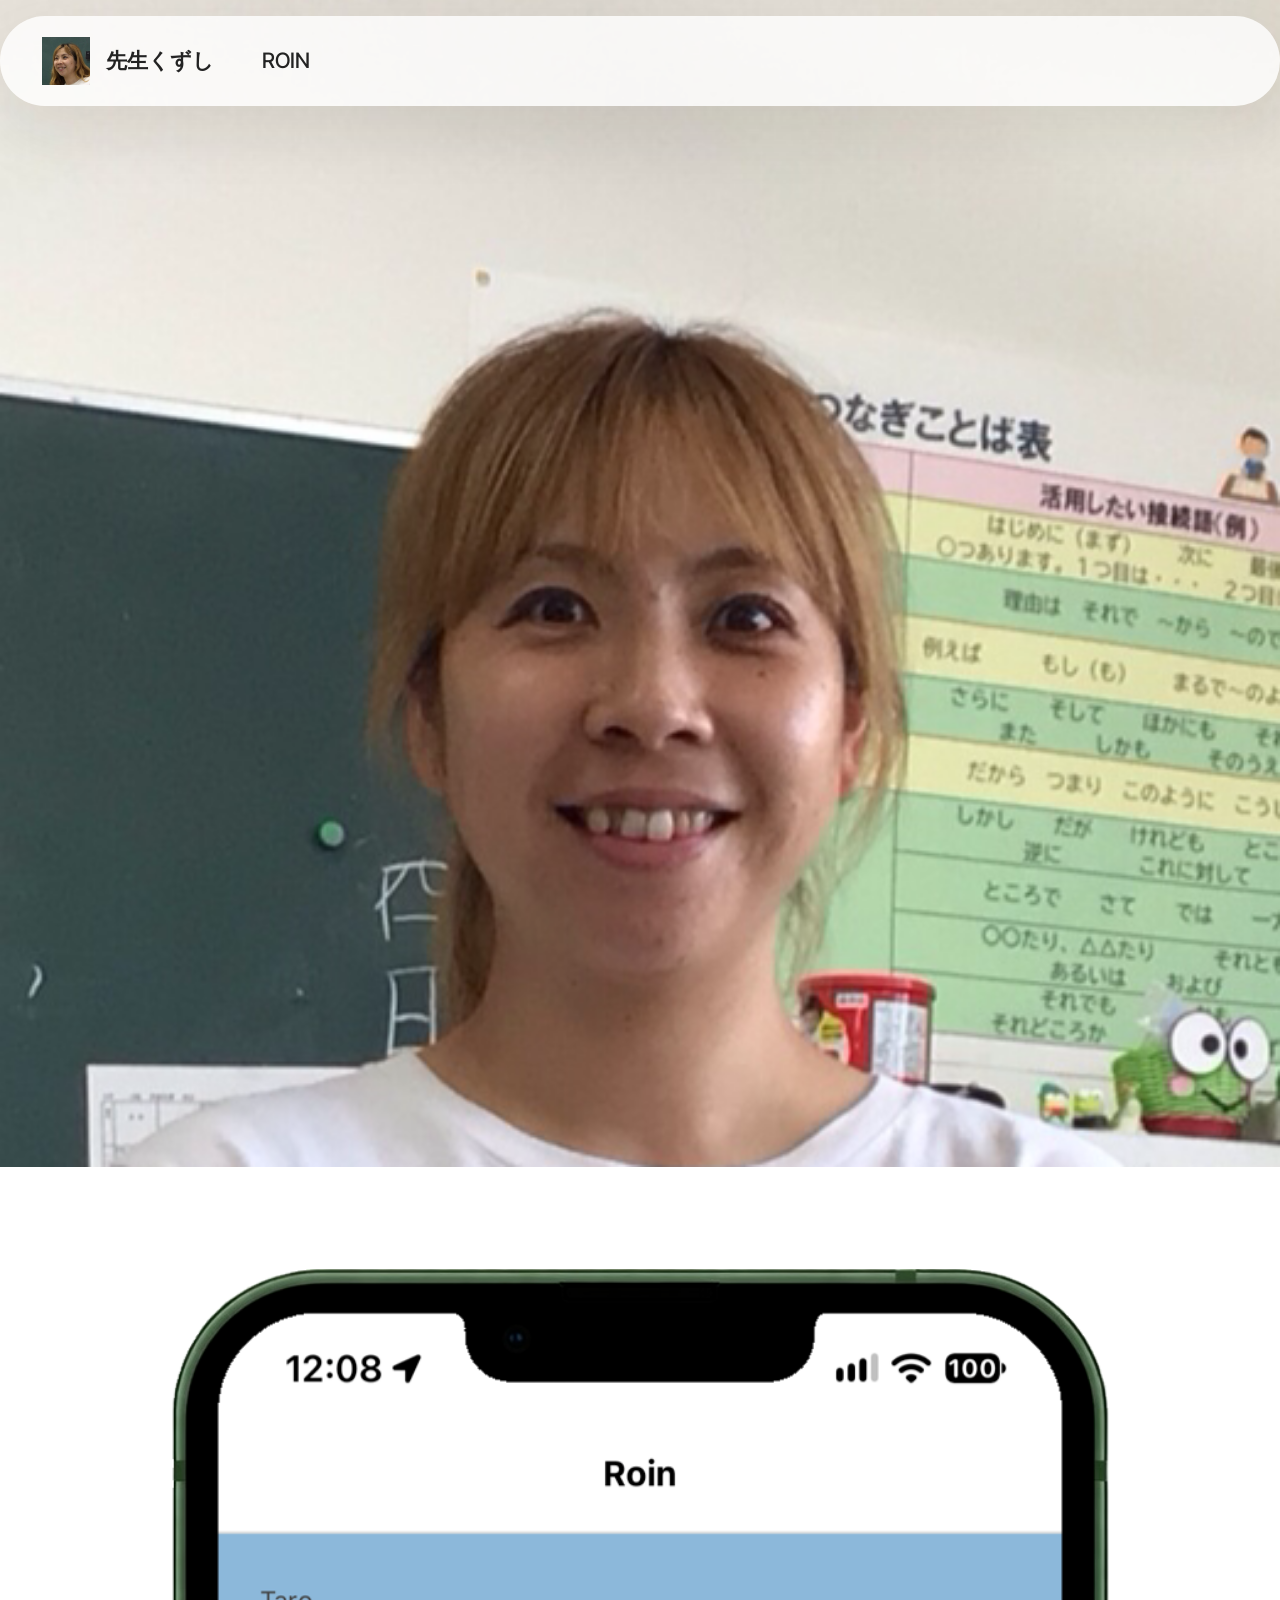
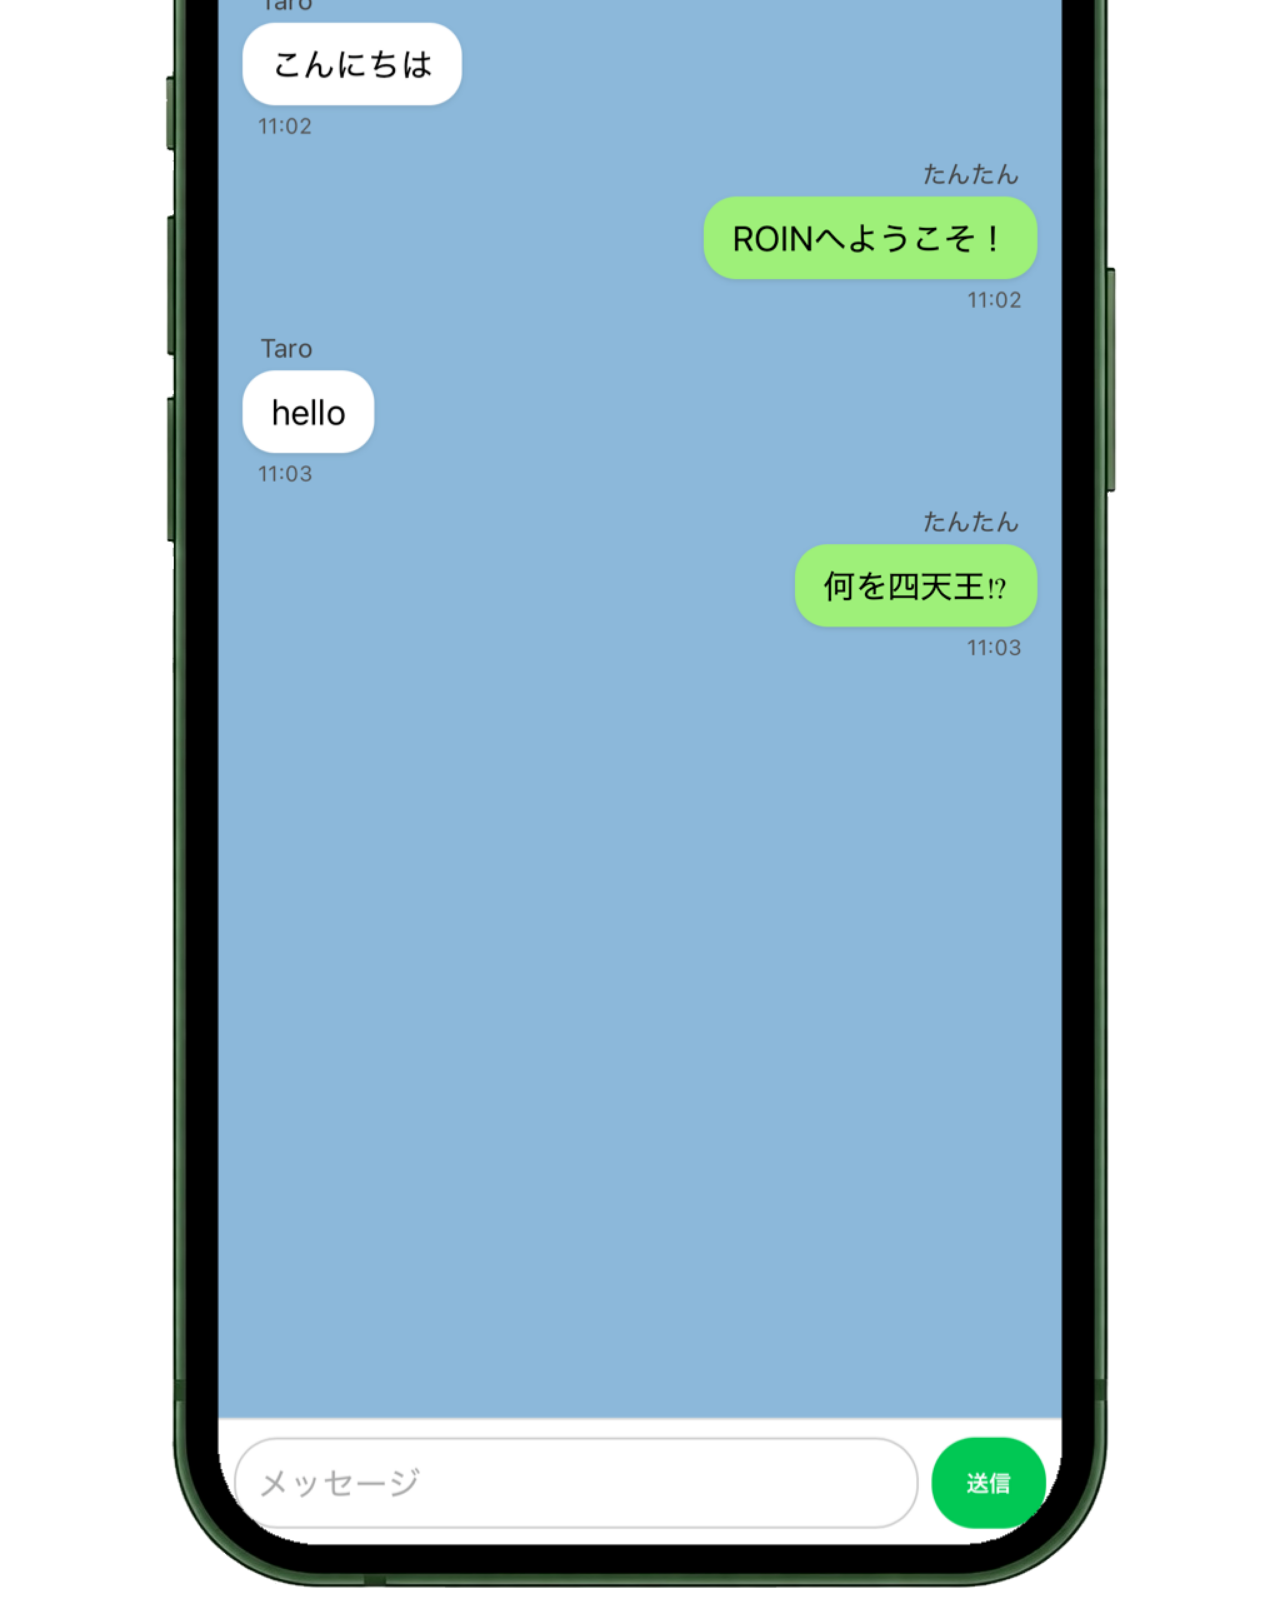
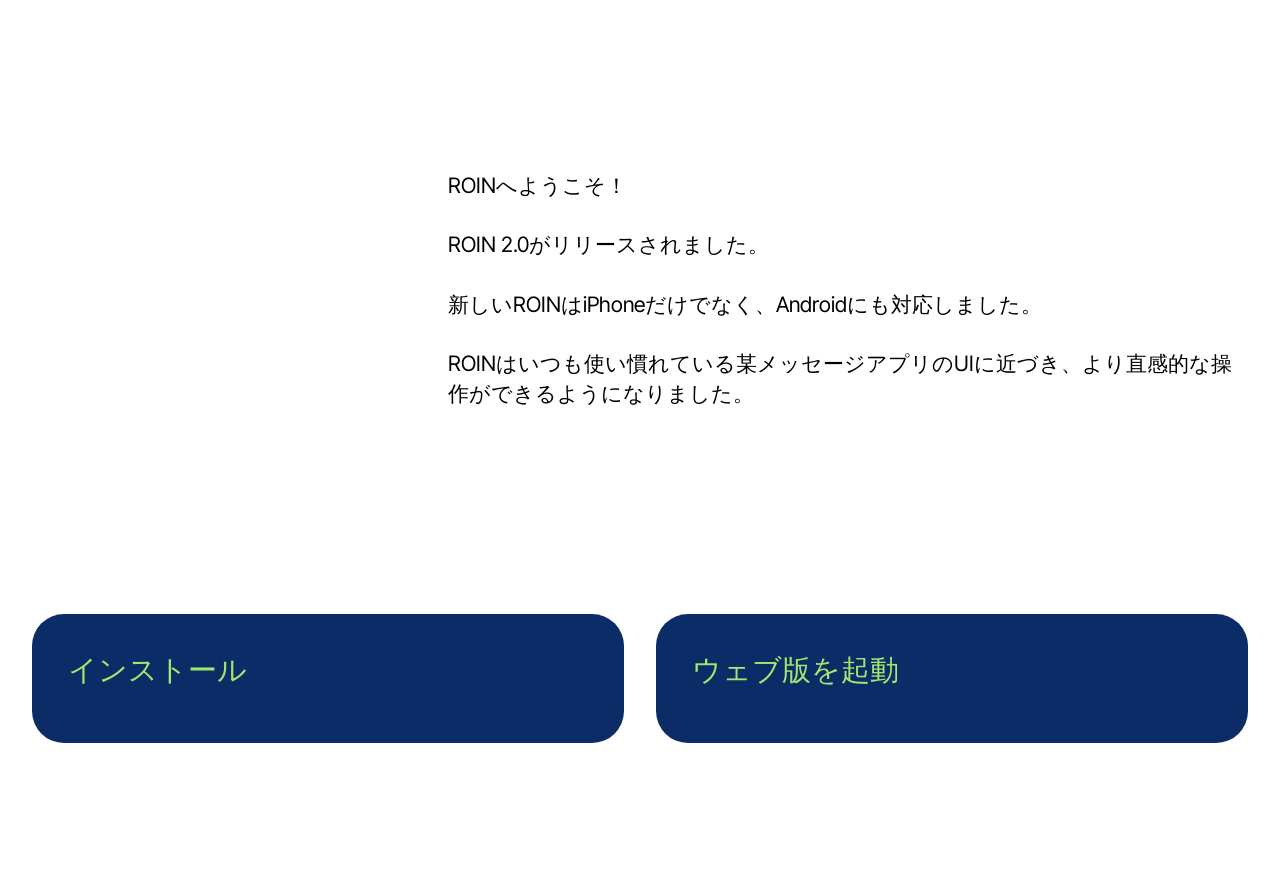
<file: page1.html>
<!DOCTYPE html>
<html  >
<head>
  <!-- Site made with Mobirise Website Builder v6.1.12, https://mobirise.com -->
  <meta charset="UTF-8">
  <meta http-equiv="X-UA-Compatible" content="IE=edge">
  <meta name="generator" content="Mobirise v6.1.12, mobirise.com">
  <meta name="viewport" content="width=device-width, initial-scale=1, minimum-scale=1">
  <link rel="shortcut icon" href="assets/images/apple-touch-icon-180x180.png" type="image/x-icon">
  <meta name="description" content="">
  
  
  <title>ROIN</title>
  <link rel="stylesheet" href="assets/web/assets/mobirise-icons2/mobirise2.css">
  <link rel="stylesheet" href="assets/bootstrap/css/bootstrap.min.css">
  <link rel="stylesheet" href="assets/dropdown/css/style.css">
  <link rel="stylesheet" href="assets/theme/css/style.css">
  <link rel="preload" href="https://fonts.googleapis.com/css?family=Inter+Tight:100,200,300,400,500,600,700,800,900,100i,200i,300i,400i,500i,600i,700i,800i,900i&display=swap" as="style" onload="this.onload=null;this.rel='stylesheet'">
  <noscript><link rel="stylesheet" href="https://fonts.googleapis.com/css?family=Inter+Tight:100,200,300,400,500,600,700,800,900,100i,200i,300i,400i,500i,600i,700i,800i,900i&display=swap"></noscript>
  <link rel="preload" as="style" href="assets/mobirise/css/mbr-additional.css?v=Vlvzq2"><link rel="stylesheet" href="assets/mobirise/css/mbr-additional.css?v=Vlvzq2" type="text/css">

  
  
  
</head>
<body>
  
  <section data-bs-version="5.1" class="menu menu1 cid-vxIAW3jzTS" once="menu" id="menu01-5">
	

	<nav class="navbar navbar-dropdown navbar-fixed-top navbar-expand-lg">
		<div class="container">
			<div class="navbar-brand">
				<span class="navbar-logo">
					<a href="index.html">
						<img src="assets/images/apple-touch-icon-180x180.png" alt="Mobirise Website Builder" style="height: 3rem;">
					</a>
				</span>
				<span class="navbar-caption-wrap"><a class="navbar-caption text-black text-primary display-4" href="index.html">先生くずし</a></span>
			</div>
			<button class="navbar-toggler" type="button" data-toggle="collapse" data-bs-toggle="collapse" data-target="#navbarSupportedContent" data-bs-target="#navbarSupportedContent" aria-controls="navbarNavAltMarkup" aria-expanded="false" aria-label="Toggle navigation">
				<div class="hamburger">
					<span></span>
					<span></span>
					<span></span>
					<span></span>
				</div>
			</button>
			<div class="collapse navbar-collapse" id="navbarSupportedContent">
				<ul class="navbar-nav nav-dropdown nav-right" data-app-modern-menu="true"><li class="nav-item">
						<a class="nav-link link text-black text-primary display-4" href="page1.html">ROIN</a>
					</li></ul>
				
				
			</div>
		</div>
	</nav>
</section>

<section data-bs-version="5.1" class="image03 cid-vxIGPAz5J4" id="image04-7">
    

    <div class="image-block m-auto">
        <img src="assets/images/back.png" alt="Mobirise">
        <div>
            <p class="mbr-text mt-4 pb-4 align-center mbr-fonts-style display-7">　</p>
        </div>
    </div>
</section>

<section data-bs-version="5.1" class="image03 cid-vxII53tJ1b" id="image04-b">
    

    <div class="image-block m-auto">
        <img src="assets/images/39-20260211131208.png" alt="Mobirise">
        <div>
            <p class="mbr-text mt-4 pb-4 align-center mbr-fonts-style display-7">&nbsp;</p>
        </div>
    </div>
</section>

<section data-bs-version="5.1" class="article15 cid-vxIH9uns9X" id="article15-a">
    
    <div class="container">
        <div class="row justify-content-center">
            <div class="col-12 col-md">
                
                
            </div>
            <div class="col-md-12 col-lg-8">
              <p class="mbr-text mbr-fonts-style mt-0 mb-0 display-7">ROINへようこそ！
<br>
<br>ROIN 2.0がリリースされました。
<br>
<br>新しいROINはiPhoneだけでなく、Androidにも対応しました。
<br>
<br>ROINはいつも使い慣れている某メッセージアプリのUIに近づき、より直感的な操作ができるようになりました。<br><br></p>
            </div>
        </div>
    </div>
</section>

<section data-bs-version="5.1" class="contacts01 cid-vxIJ1tQKtb" id="contacts01-c">
    

    
    
    <div class="container">
        <div class="row justify-content-center">
            <div class="col-12 content-head">
                
            </div>
        </div>
        <div class="row">
            
            <div class="item features-without-image col-12 col-md-6 active">
                <div class="item-wrapper">
                    <div class="text-wrapper">
                        
                        <p class="mbr-text mbr-fonts-style display-5"><a href="https://sotago2611-cloud.github.io/Roin/guide.html" class="text-primary">インストール</a></p>
                    </div>
                </div>
            </div><div class="item features-without-image col-12 col-md-6">
                <div class="item-wrapper">
                    <div class="text-wrapper">
                        
                        <p class="mbr-text mbr-fonts-style display-5"><a href="https://sotago2611-cloud.github.io/Roin/" class="text-primary">ウェブ版を起動</a></p>
                    </div>
                </div>
            </div>
            
            
        </div>
    </div>
</section><script src="assets/bootstrap/js/bootstrap.bundle.min.js"></script>  <script src="assets/smoothscroll/smooth-scroll.js"></script>  <script src="assets/ytplayer/index.js"></script>  <script src="assets/dropdown/js/navbar-dropdown.js"></script>  <script src="assets/theme/js/script.js"></script>  
  
  
</body>
</html>
</file>
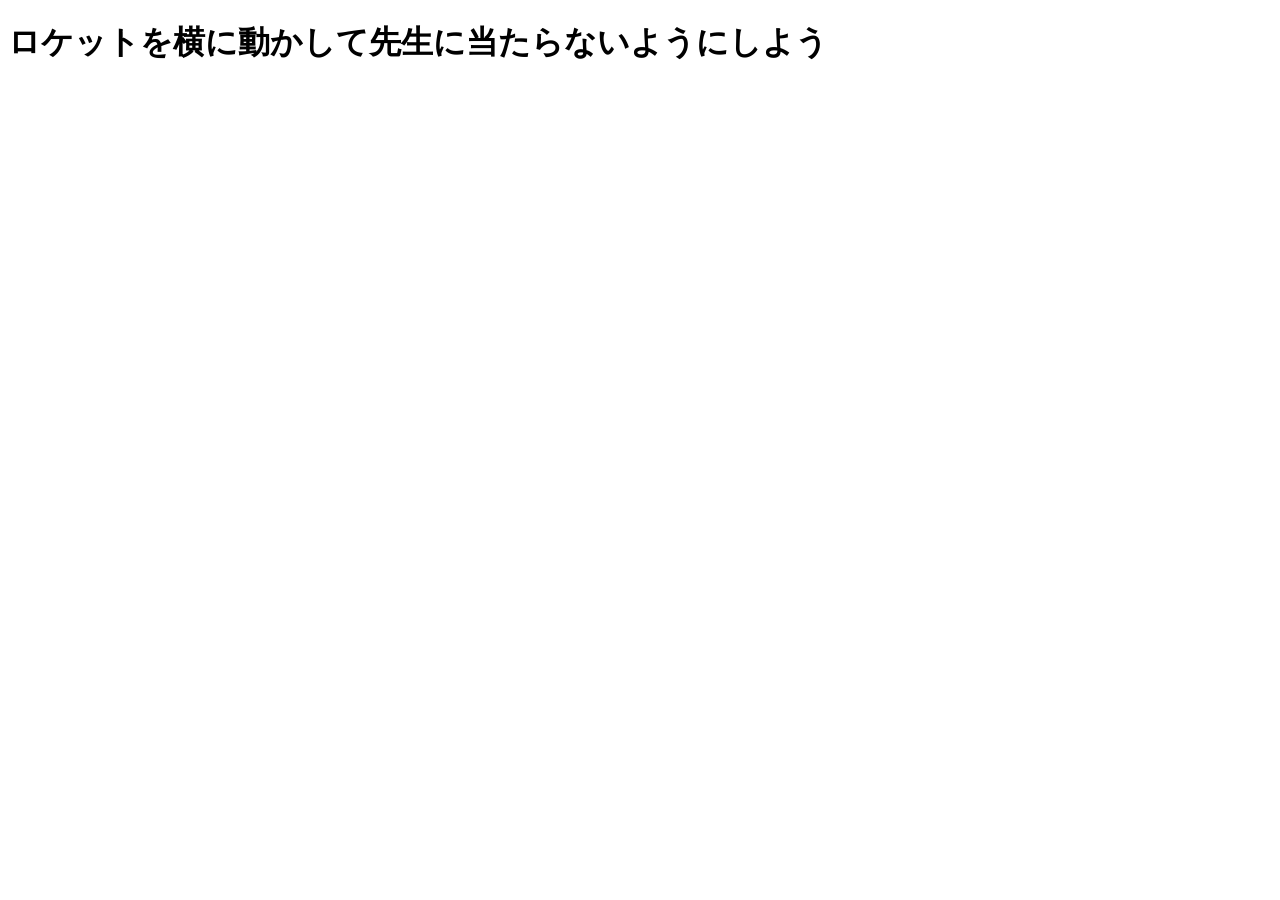
<file: run.html>
<!DOCTYPE html>
<html lang="“ja”"><head>
      <meta name="viewport" content="width=device-width, initial-scale=1" />
      <meta charset="UTF-8">
      <title>先生くずし</title>
      <link rel="manifest" href="manifest.json">
      <meta name="apple-mobile-web-app-capable" content="yes">
      <meta name="apple-mobile-web-app-status-bar-style" content="black-translucent">
      <meta name="apple-mobile-web-app-title" content="先生くずし">
      <link rel="apple-touch-icon" sizes="180x180" href="apple-touch-icon-180x180.png">
      <link rel="icon" type="image/x-icon" href="favicon.ico">
   </head>
   <body>
      <h1>ロケットを横に動かして先生に当たらないようにしよう</h1>
      <iframe src="https://scratch.mit.edu/projects/1298102576/embed" allowtransparency="true" width="100%" height="700px" frameborder="0" scrolling="no" allowfullscreen=""></iframe>
      <script>
        if ('serviceWorker' in navigator) {
          navigator.serviceWorker.register('sw.js');
        }
      </script>
   </body>
</html>
</file>
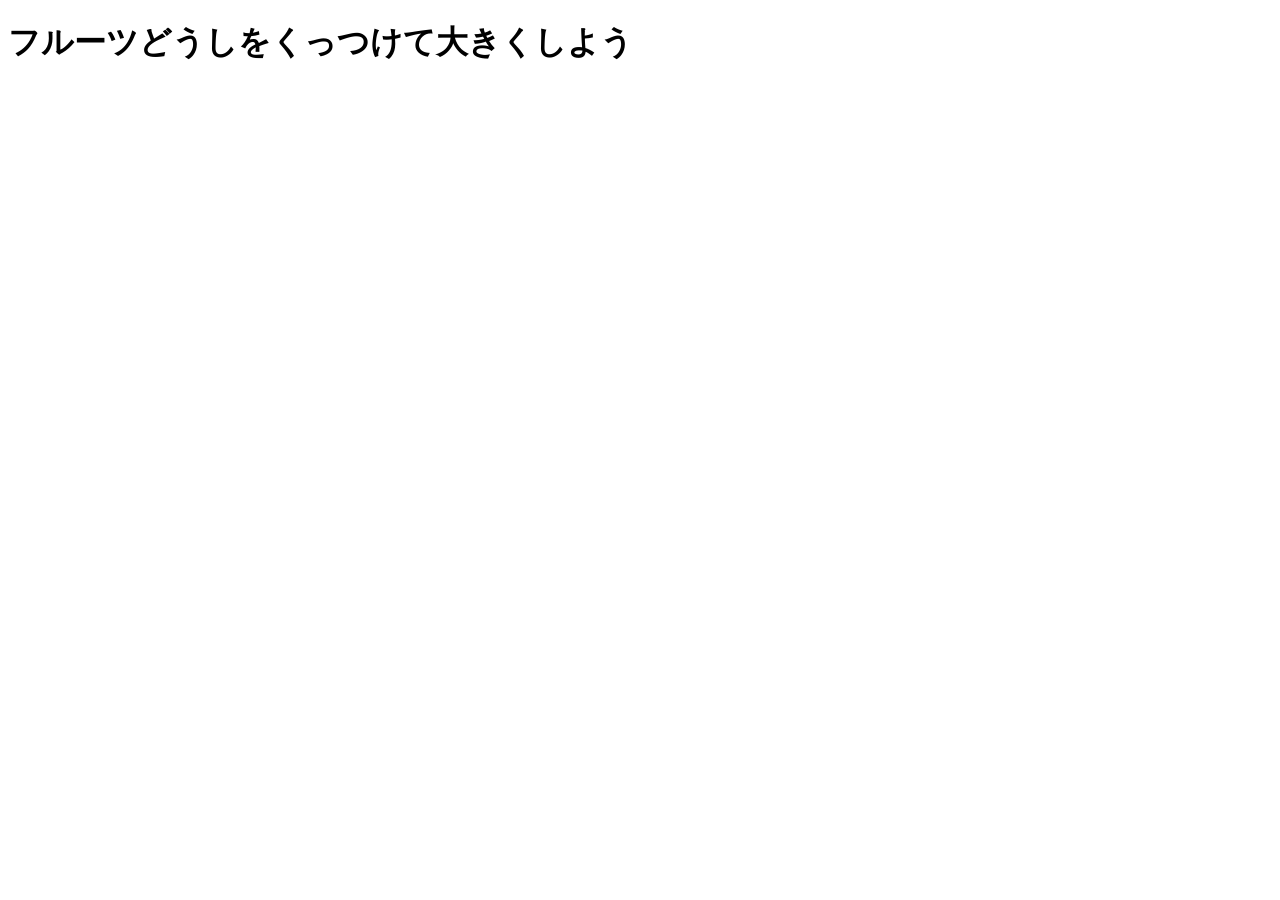
<file: suika.html>
<!DOCTYPE html>
<html lang="“ja”"><head>
      <meta charset="UTF-8">
      <meta name="viewport" content="width=device-width, initial-scale=1" />
      <title>先生くずし</title>
      <link rel="manifest" href="manifest.json">
      <meta name="apple-mobile-web-app-capable" content="yes">
      <meta name="apple-mobile-web-app-status-bar-style" content="black-translucent">
      <meta name="apple-mobile-web-app-title" content="先生くずし">
      <link rel="apple-touch-icon" sizes="180x180" href="apple-touch-icon-180x180.png">
      <link rel="icon" type="image/x-icon" href="favicon.ico">
   </head>
   <body>
      <h1>フルーツどうしをくっつけて大きくしよう</h1>
      <iframe src="https://scratch.mit.edu/projects/1298751174/embed" allowtransparency="true" width="100%" height="700px" frameborder="0" scrolling="no" allowfullscreen=""></iframe>
      <script>
        if ('serviceWorker' in navigator) {
          navigator.serviceWorker.register('sw.js');
        }
      </script>
   </body>
</html>
</file>
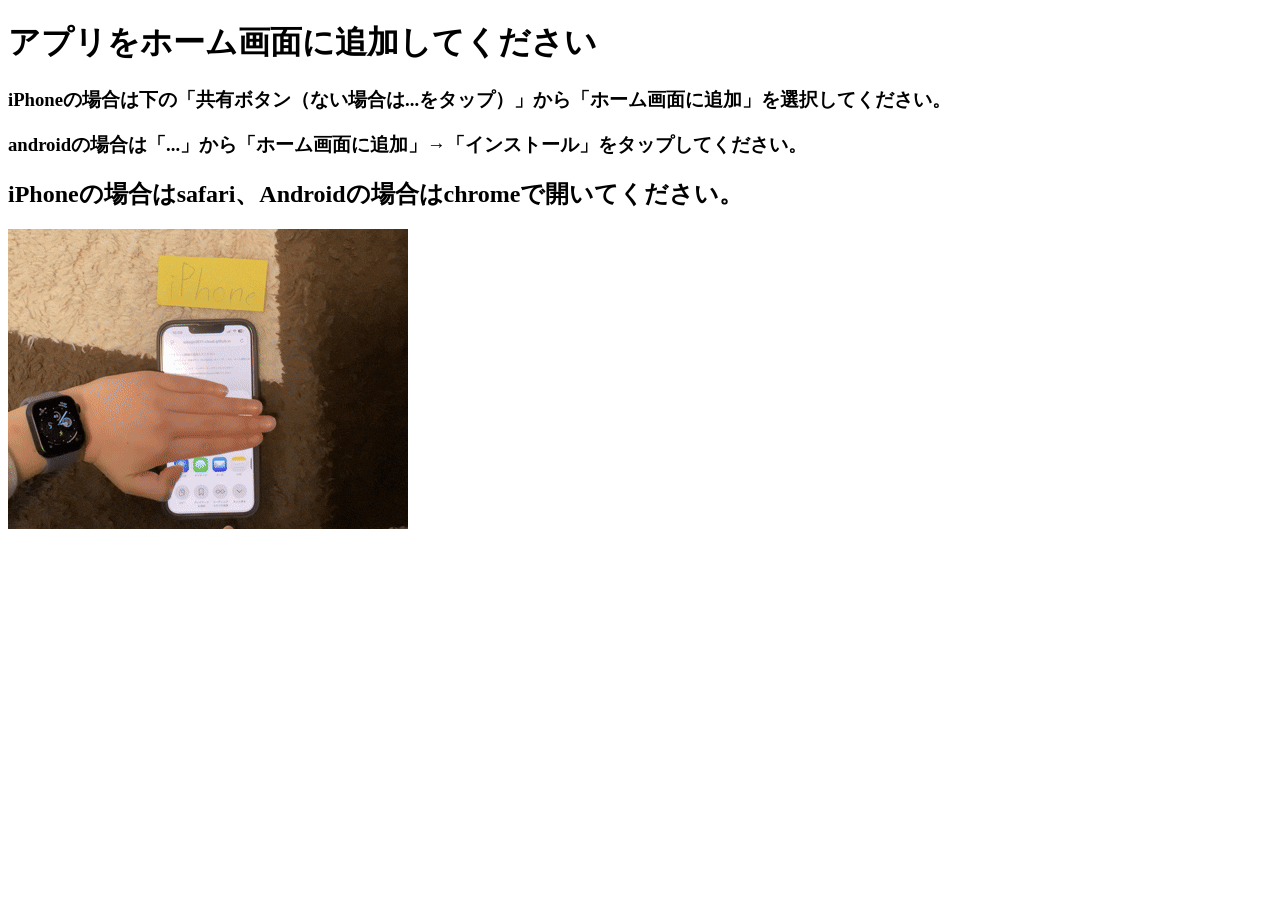
<file: roin/guide.html>
<!DOCTYPE html>
<html lang="ja">
    <head>
        <meta charset="UTF-8">
        <title>ROIN</title>
        <link rel="manifest" href="manifest.json">
        <meta name="apple-mobile-web-app-capable" content="yes">
        <meta name="apple-mobile-web-app-status-bar-style" content="black-translucent">
        <meta name="apple-mobile-web-app-title" content="ROIN">
        <link rel="apple-touch-icon" href="apple-touch-icon-180x180.png">
    </head>
    <body>
        <h1>アプリをホーム画面に追加してください</h1>
        <h3>iPhoneの場合は下の「共有ボタン（ない場合は...をタップ）」から「ホーム画面に追加」を選択してください。</h3>
        <h3>androidの場合は「...」から「ホーム画面に追加」→「インストール」をタップしてください。</h3>
        <h2>iPhoneの場合はsafari、Androidの場合はchromeで開いてください。</h2>
        <img src="guide.gif" alt="ホーム画面に追加する操作手順">
        <script>
          if ('serviceWorker' in navigator) {
            navigator.serviceWorker.register('sw.js');
          }
        </script>
    </body>
</html>
</file>
<file: assets/web/assets/mobirise-icons2/mobirise2.css>
@font-face {
  font-family: 'Moririse2';
  font-display: swap;
  src:  url('mobirise2.eot?f2bix4');
  src:  url('mobirise2.eot?f2bix4#iefix') format('embedded-opentype'),
    url('mobirise2.woff2?f2bix4') format('woff2'),
    url('mobirise2.woff?f2bix4') format('woff'),
    url('mobirise2.ttf?f2bix4') format('truetype'),
    url('mobirise2.svg?f2bix4#mobirise2') format('svg');
  font-weight: normal;
  font-style: normal;
}

[class^="mobi-"], [class*=" mobi-"] {
  /* use !important to prevent issues with browser extensions that change fonts */
  font-family: 'Moririse2' !important;
  speak: none;
  font-style: normal;
  font-weight: normal;
  font-variant: normal;
  text-transform: none;
  line-height: 1;

  /* Better Font Rendering =========== */
  -webkit-font-smoothing: antialiased;
  -moz-osx-font-smoothing: grayscale;
}

.mobi-mbri-add-submenu:before {
  content: "\e900";
}
.mobi-mbri-alert:before {
  content: "\e901";
}
.mobi-mbri-align-center:before {
  content: "\e902";
}
.mobi-mbri-align-justify:before {
  content: "\e903";
}
.mobi-mbri-align-left:before {
  content: "\e904";
}
.mobi-mbri-align-right:before {
  content: "\e905";
}
.mobi-mbri-android:before {
  content: "\e906";
}
.mobi-mbri-apple:before {
  content: "\e907";
}
.mobi-mbri-arrow-down:before {
  content: "\e908";
}
.mobi-mbri-arrow-next:before {
  content: "\e909";
}
.mobi-mbri-arrow-prev:before {
  content: "\e90a";
}
.mobi-mbri-arrow-up:before {
  content: "\e90b";
}
.mobi-mbri-bold:before {
  content: "\e90c";
}
.mobi-mbri-bookmark:before {
  content: "\e90d";
}
.mobi-mbri-bootstrap:before {
  content: "\e90e";
}
.mobi-mbri-briefcase:before {
  content: "\e90f";
}
.mobi-mbri-browse:before {
  content: "\e910";
}
.mobi-mbri-bulleted-list:before {
  content: "\e911";
}
.mobi-mbri-calendar:before {
  content: "\e912";
}
.mobi-mbri-camera:before {
  content: "\e913";
}
.mobi-mbri-cart-add:before {
  content: "\e914";
}
.mobi-mbri-cart-full:before {
  content: "\e915";
}
.mobi-mbri-cash:before {
  content: "\e916";
}
.mobi-mbri-change-style:before {
  content: "\e917";
}
.mobi-mbri-chat:before {
  content: "\e918";
}
.mobi-mbri-clock:before {
  content: "\e919";
}
.mobi-mbri-close:before {
  content: "\e91a";
}
.mobi-mbri-cloud:before {
  content: "\e91b";
}
.mobi-mbri-code:before {
  content: "\e91c";
}
.mobi-mbri-contact-form:before {
  content: "\e91d";
}
.mobi-mbri-credit-card:before {
  content: "\e91e";
}
.mobi-mbri-cursor-click:before {
  content: "\e91f";
}
.mobi-mbri-cust-feedback:before {
  content: "\e920";
}
.mobi-mbri-database:before {
  content: "\e921";
}
.mobi-mbri-delivery:before {
  content: "\e922";
}
.mobi-mbri-desktop:before {
  content: "\e923";
}
.mobi-mbri-devices:before {
  content: "\e924";
}
.mobi-mbri-down:before {
  content: "\e925";
}
.mobi-mbri-download-2:before {
  content: "\e926";
}
.mobi-mbri-download:before {
  content: "\e927";
}
.mobi-mbri-drag-n-drop-2:before {
  content: "\e928";
}
.mobi-mbri-drag-n-drop:before {
  content: "\e929";
}
.mobi-mbri-edit-2:before {
  content: "\e92a";
}
.mobi-mbri-edit:before {
  content: "\e92b";
}
.mobi-mbri-error:before {
  content: "\e92c";
}
.mobi-mbri-extension:before {
  content: "\e92d";
}
.mobi-mbri-features:before {
  content: "\e92e";
}
.mobi-mbri-file:before {
  content: "\e92f";
}
.mobi-mbri-flag:before {
  content: "\e930";
}
.mobi-mbri-folder:before {
  content: "\e931";
}
.mobi-mbri-gift:before {
  content: "\e932";
}
.mobi-mbri-github:before {
  content: "\e933";
}
.mobi-mbri-globe-2:before {
  content: "\e934";
}
.mobi-mbri-globe:before {
  content: "\e935";
}
.mobi-mbri-growing-chart:before {
  content: "\e936";
}
.mobi-mbri-hearth:before {
  content: "\e937";
}
.mobi-mbri-help:before {
  content: "\e938";
}
.mobi-mbri-home:before {
  content: "\e939";
}
.mobi-mbri-hot-cup:before {
  content: "\e93a";
}
.mobi-mbri-idea:before {
  content: "\e93b";
}
.mobi-mbri-image-gallery:before {
  content: "\e93c";
}
.mobi-mbri-image-slider:before {
  content: "\e93d";
}
.mobi-mbri-info:before {
  content: "\e93e";
}
.mobi-mbri-italic:before {
  content: "\e93f";
}
.mobi-mbri-key:before {
  content: "\e940";
}
.mobi-mbri-laptop:before {
  content: "\e941";
}
.mobi-mbri-layers:before {
  content: "\e942";
}
.mobi-mbri-left-right:before {
  content: "\e943";
}
.mobi-mbri-left:before {
  content: "\e944";
}
.mobi-mbri-letter:before {
  content: "\e945";
}
.mobi-mbri-like:before {
  content: "\e946";
}
.mobi-mbri-link:before {
  content: "\e947";
}
.mobi-mbri-lock:before {
  content: "\e948";
}
.mobi-mbri-login:before {
  content: "\e949";
}
.mobi-mbri-logout:before {
  content: "\e94a";
}
.mobi-mbri-magic-stick:before {
  content: "\e94b";
}
.mobi-mbri-map-pin:before {
  content: "\e94c";
}
.mobi-mbri-menu:before {
  content: "\e94d";
}
.mobi-mbri-mobile-2:before {
  content: "\e94e";
}
.mobi-mbri-mobile-horizontal:before {
  content: "\e94f";
}
.mobi-mbri-mobile:before {
  content: "\e950";
}
.mobi-mbri-mobirise:before {
  content: "\e951";
}
.mobi-mbri-more-horizontal:before {
  content: "\e952";
}
.mobi-mbri-more-vertical:before {
  content: "\e953";
}
.mobi-mbri-music:before {
  content: "\e954";
}
.mobi-mbri-new-file:before {
  content: "\e955";
}
.mobi-mbri-numbered-list:before {
  content: "\e956";
}
.mobi-mbri-opened-folder:before {
  content: "\e957";
}
.mobi-mbri-pages:before {
  content: "\e958";
}
.mobi-mbri-paper-plane:before {
  content: "\e959";
}
.mobi-mbri-paperclip:before {
  content: "\e95a";
}
.mobi-mbri-phone:before {
  content: "\e95b";
}
.mobi-mbri-photo:before {
  content: "\e95c";
}
.mobi-mbri-photos:before {
  content: "\e95d";
}
.mobi-mbri-pin:before {
  content: "\e95e";
}
.mobi-mbri-play:before {
  content: "\e95f";
}
.mobi-mbri-plus:before {
  content: "\e960";
}
.mobi-mbri-preview:before {
  content: "\e961";
}
.mobi-mbri-print:before {
  content: "\e962";
}
.mobi-mbri-protect:before {
  content: "\e963";
}
.mobi-mbri-question:before {
  content: "\e964";
}
.mobi-mbri-quote-left:before {
  content: "\e965";
}
.mobi-mbri-quote-right:before {
  content: "\e966";
}
.mobi-mbri-redo:before {
  content: "\e967";
}
.mobi-mbri-refresh:before {
  content: "\e968";
}
.mobi-mbri-responsive-2:before {
  content: "\e969";
}
.mobi-mbri-responsive:before {
  content: "\e96a";
}
.mobi-mbri-right:before {
  content: "\e96b";
}
.mobi-mbri-rocket:before {
  content: "\e96c";
}
.mobi-mbri-sad-face:before {
  content: "\e96d";
}
.mobi-mbri-sale:before {
  content: "\e96e";
}
.mobi-mbri-save:before {
  content: "\e96f";
}
.mobi-mbri-search:before {
  content: "\e970";
}
.mobi-mbri-setting-2:before {
  content: "\e971";
}
.mobi-mbri-setting-3:before {
  content: "\e972";
}
.mobi-mbri-setting:before {
  content: "\e973";
}
.mobi-mbri-share:before {
  content: "\e974";
}
.mobi-mbri-shopping-bag:before {
  content: "\e975";
}
.mobi-mbri-shopping-basket:before {
  content: "\e976";
}
.mobi-mbri-shopping-cart:before {
  content: "\e977";
}
.mobi-mbri-sites:before {
  content: "\e978";
}
.mobi-mbri-smile-face:before {
  content: "\e979";
}
.mobi-mbri-speed:before {
  content: "\e97a";
}
.mobi-mbri-star:before {
  content: "\e97b";
}
.mobi-mbri-success:before {
  content: "\e97c";
}
.mobi-mbri-sun:before {
  content: "\e97d";
}
.mobi-mbri-sun2:before {
  content: "\e97e";
}
.mobi-mbri-tablet-vertical:before {
  content: "\e97f";
}
.mobi-mbri-tablet:before {
  content: "\e980";
}
.mobi-mbri-target:before {
  content: "\e981";
}
.mobi-mbri-timer:before {
  content: "\e982";
}
.mobi-mbri-to-ftp:before {
  content: "\e983";
}
.mobi-mbri-to-local-drive:before {
  content: "\e984";
}
.mobi-mbri-touch-swipe:before {
  content: "\e985";
}
.mobi-mbri-touch:before {
  content: "\e986";
}
.mobi-mbri-trash:before {
  content: "\e987";
}
.mobi-mbri-underline:before {
  content: "\e988";
}
.mobi-mbri-undo:before {
  content: "\e989";
}
.mobi-mbri-unlink:before {
  content: "\e98a";
}
.mobi-mbri-unlock:before {
  content: "\e98b";
}
.mobi-mbri-up-down:before {
  content: "\e98c";
}
.mobi-mbri-up:before {
  content: "\e98d";
}
.mobi-mbri-update:before {
  content: "\e98e";
}
.mobi-mbri-upload-2:before {
  content: "\e98f";
}
.mobi-mbri-upload:before {
  content: "\e990";
}
.mobi-mbri-user-2:before {
  content: "\e991";
}
.mobi-mbri-user:before {
  content: "\e992";
}
.mobi-mbri-users:before {
  content: "\e993";
}
.mobi-mbri-video-play:before {
  content: "\e994";
}
.mobi-mbri-video:before {
  content: "\e995";
}
.mobi-mbri-watch:before {
  content: "\e996";
}
.mobi-mbri-website-theme-2:before {
  content: "\e997";
}
.mobi-mbri-website-theme:before {
  content: "\e998";
}
.mobi-mbri-wifi:before {
  content: "\e999";
}
.mobi-mbri-windows:before {
  content: "\e99a";
}
.mobi-mbri-zoom-in:before {
  content: "\e99b";
}
.mobi-mbri-zoom-out:before {
  content: "\e99c";
}
</file>
<file: assets/dropdown/css/style.css>
.navbar-dropdown {
  left: 0;
  padding: 0;
  position: absolute;
  right: 0;
  top: 0;
  transition: all 0.45s ease;
  z-index: 1030;
  background: #282828; }
  .navbar-dropdown .navbar-logo {
    margin-right: 0.8rem;
    transition: margin 0.3s ease-in-out;
    vertical-align: middle; }
    .navbar-dropdown .navbar-logo img {
      height: 3.125rem;
      transition: all 0.3s ease-in-out; }
    .navbar-dropdown .navbar-logo.mbr-iconfont {
      font-size: 3.125rem;
      line-height: 3.125rem; }
  .navbar-dropdown .navbar-caption {
    font-weight: 700;
    white-space: normal;
    vertical-align: -4px;
    line-height: 3.125rem !important; }
    .navbar-dropdown .navbar-caption, .navbar-dropdown .navbar-caption:hover {
      color: inherit;
      text-decoration: none; }
  .navbar-dropdown .mbr-iconfont + .navbar-caption {
    vertical-align: -1px; }
  .navbar-dropdown.navbar-fixed-top {
    position: fixed; }
  .navbar-dropdown .navbar-brand span {
    vertical-align: -4px; }
  .navbar-dropdown.bg-color.transparent {
    background: none; }
  .navbar-dropdown.navbar-short .navbar-brand {
    padding: 0.625rem 0; }
    .navbar-dropdown.navbar-short .navbar-brand span {
      vertical-align: -1px; }
  .navbar-dropdown.navbar-short .navbar-caption {
    line-height: 2.375rem !important;
    vertical-align: -2px; }
  .navbar-dropdown.navbar-short .navbar-logo {
    margin-right: 0.5rem; }
    .navbar-dropdown.navbar-short .navbar-logo img {
      height: 2.375rem; }
    .navbar-dropdown.navbar-short .navbar-logo.mbr-iconfont {
      font-size: 2.375rem;
      line-height: 2.375rem; }
  .navbar-dropdown.navbar-short .mbr-table-cell {
    height: 3.625rem; }
  .navbar-dropdown .navbar-close {
    left: 0.6875rem;
    position: fixed;
    top: 0.75rem;
    z-index: 1000; }
  .navbar-dropdown .hamburger-icon {
    content: "";
    display: inline-block;
    vertical-align: middle;
    width: 16px;
    -webkit-box-shadow: 0 -6px 0 1px #282828,0 0 0 1px #282828,0 6px 0 1px #282828;
    -moz-box-shadow: 0 -6px 0 1px #282828,0 0 0 1px #282828,0 6px 0 1px #282828;
    box-shadow: 0 -6px 0 1px #282828,0 0 0 1px #282828,0 6px 0 1px #282828; }

.dropdown-menu .dropdown-toggle[data-toggle="dropdown-submenu"]::after {
  border-bottom: 0.35em solid transparent;
  border-left: 0.35em solid;
  border-right: 0;
  border-top: 0.35em solid transparent;
  margin-left: 0.3rem; }

.dropdown-menu .dropdown-item:focus {
  outline: 0; }

.nav-dropdown {
  font-size: 0.75rem;
  font-weight: 500;
  height: auto !important; }
  .nav-dropdown .nav-btn {
    padding-left: 1rem; }
  .nav-dropdown .link {
    margin: .667em 1.667em;
    font-weight: 500;
    padding: 0;
    transition: color .2s ease-in-out; }
    .nav-dropdown .link.dropdown-toggle {
      margin-right: 2.583em; }
      .nav-dropdown .link.dropdown-toggle::after {
        margin-left: .25rem;
        border-top: 0.35em solid;
        border-right: 0.35em solid transparent;
        border-left: 0.35em solid transparent;
        border-bottom: 0; }
      .nav-dropdown .link.dropdown-toggle[aria-expanded="true"] {
        margin: 0;
        padding: 0.667em 3.263em  0.667em 1.667em; }
  .nav-dropdown .link::after,
  .nav-dropdown .dropdown-item::after {
    color: inherit; }
  .nav-dropdown .btn {
    font-size: 0.75rem;
    font-weight: 700;
    letter-spacing: 0;
    margin-bottom: 0;
    padding-left: 1.25rem;
    padding-right: 1.25rem; }
  .nav-dropdown .dropdown-menu {
    border-radius: 0;
    border: 0;
    left: 0;
    margin: 0;
    padding-bottom: 1.25rem;
    padding-top: 1.25rem;
    position: relative; }
  .nav-dropdown .dropdown-submenu {
    margin-left: 0.125rem;
    top: 0; }
  .nav-dropdown .dropdown-item {
    font-weight: 500;
    line-height: 2;
    padding: 0.3846em 4.615em 0.3846em 1.5385em;
    position: relative;
    transition: color .2s ease-in-out, background-color .2s ease-in-out; }
    .nav-dropdown .dropdown-item::after {
      margin-top: -0.3077em;
      position: absolute;
      right: 1.1538em;
      top: 50%; }
    .nav-dropdown .dropdown-item:focus, .nav-dropdown .dropdown-item:hover {
      background: none; }

@media (max-width: 767px) {
  .nav-dropdown.navbar-toggleable-sm {
    bottom: 0;
    display: none;
    left: 0;
    overflow-x: hidden;
    position: fixed;
    top: 0;
    transform: translateX(-100%);
    -ms-transform: translateX(-100%);
    -webkit-transform: translateX(-100%);
    width: 18.75rem;
    z-index: 999; } }
.nav-dropdown.navbar-toggleable-xl {
  bottom: 0;
  display: none;
  left: 0;
  overflow-x: hidden;
  position: fixed;
  top: 0;
  transform: translateX(-100%);
  -ms-transform: translateX(-100%);
  -webkit-transform: translateX(-100%);
  width: 18.75rem;
  z-index: 999; }

.nav-dropdown-sm {
  display: block !important;
  overflow-x: hidden;
  overflow: auto;
  padding-top: 3.875rem; }
  .nav-dropdown-sm::after {
    content: "";
    display: block;
    height: 3rem;
    width: 100%; }
  .nav-dropdown-sm.collapse.in ~ .navbar-close {
    display: block !important; }
  .nav-dropdown-sm.collapsing, .nav-dropdown-sm.collapse.in {
    transform: translateX(0);
    -ms-transform: translateX(0);
    -webkit-transform: translateX(0);
    transition: all 0.25s ease-out;
    -webkit-transition: all 0.25s ease-out;
    background: #282828; }
  .nav-dropdown-sm.collapsing[aria-expanded="false"] {
    transform: translateX(-100%);
    -ms-transform: translateX(-100%);
    -webkit-transform: translateX(-100%); }
  .nav-dropdown-sm .nav-item {
    display: block;
    margin-left: 0 !important;
    padding-left: 0; }
  .nav-dropdown-sm .link,
  .nav-dropdown-sm .dropdown-item {
    border-top: 1px dotted rgba(255, 255, 255, 0.1);
    font-size: 0.8125rem;
    line-height: 1.6;
    margin: 0 !important;
    padding: 0.875rem 2.4rem 0.875rem 1.5625rem !important;
    position: relative;
    white-space: normal; }
    .nav-dropdown-sm .link:focus, .nav-dropdown-sm .link:hover,
    .nav-dropdown-sm .dropdown-item:focus,
    .nav-dropdown-sm .dropdown-item:hover {
      background: rgba(0, 0, 0, 0.2) !important;
      color: #c0a375; }
  .nav-dropdown-sm .nav-btn {
    position: relative;
    padding: 1.5625rem 1.5625rem 0 1.5625rem; }
    .nav-dropdown-sm .nav-btn::before {
      border-top: 1px dotted rgba(255, 255, 255, 0.1);
      content: "";
      left: 0;
      position: absolute;
      top: 0;
      width: 100%; }
    .nav-dropdown-sm .nav-btn + .nav-btn {
      padding-top: 0.625rem; }
      .nav-dropdown-sm .nav-btn + .nav-btn::before {
        display: none; }
  .nav-dropdown-sm .btn {
    padding: 0.625rem 0; }
  .nav-dropdown-sm .dropdown-toggle[data-toggle="dropdown-submenu"]::after {
    margin-left: .25rem;
    border-top: 0.35em solid;
    border-right: 0.35em solid transparent;
    border-left: 0.35em solid transparent;
    border-bottom: 0; }
  .nav-dropdown-sm .dropdown-toggle[data-toggle="dropdown-submenu"][aria-expanded="true"]::after {
    border-top: 0;
    border-right: 0.35em solid transparent;
    border-left: 0.35em solid transparent;
    border-bottom: 0.35em solid; }
  .nav-dropdown-sm .dropdown-menu {
    margin: 0;
    padding: 0;
    position: relative;
    top: 0;
    left: 0;
    width: 100%;
    border: 0;
    float: none;
    border-radius: 0;
    background: none; }
  .nav-dropdown-sm .dropdown-submenu {
    left: 100%;
    margin-left: 0.125rem;
    margin-top: -1.25rem;
    top: 0; }

.navbar-toggleable-sm .nav-dropdown .dropdown-menu {
  position: absolute; }

.navbar-toggleable-sm .nav-dropdown .dropdown-submenu {
  left: 100%;
  margin-left: 0.125rem;
  margin-top: -1.25rem;
  top: 0; }

.navbar-toggleable-sm.opened .nav-dropdown .dropdown-menu {
  position: relative; }

.navbar-toggleable-sm.opened .nav-dropdown .dropdown-submenu {
  left: 0;
  margin-left: 00rem;
  margin-top: 0rem;
  top: 0; }

.is-builder .nav-dropdown.collapsing {
  transition: none !important; }
</file>
<file: assets/theme/css/style.css>
@charset "UTF-8";
section {
  background-color: #ffffff;
}

body {
  font-style: normal;
  line-height: 1.5;
  font-weight: 400;
  color: #232323;
  position: relative;
}

button {
  background-color: transparent;
  border-color: transparent;
}

.embla__button,
.carousel-control {
  background-color: #edefea !important;
  opacity: 0.8 !important;
  color: #464845 !important;
  border-color: #edefea !important;
}

.carousel .close,
.modalWindow .close {
  background-color: #edefea !important;
  color: #464845 !important;
  border-color: #edefea !important;
  opacity: 0.8 !important;
}

.carousel .close:hover,
.modalWindow .close:hover {
  opacity: 1 !important;
}

.carousel-indicators li {
  background-color: #edefea !important;
  border: 2px solid #464845 !important;
}

.carousel-indicators li:hover,
.carousel-indicators li:active {
  opacity: 0.8 !important;
}

.embla__button:hover,
.carousel-control:hover {
  background-color: #edefea !important;
  opacity: 1 !important;
}

.modalWindow-video-container {
  height: 80%;
}

section,
.container,
.container-fluid {
  position: relative;
  word-wrap: break-word;
}

a.mbr-iconfont:hover {
  text-decoration: none;
}

.article .lead p,
.article .lead ul,
.article .lead ol,
.article .lead pre,
.article .lead blockquote {
  margin-bottom: 0;
}

a {
  font-style: normal;
  font-weight: 400;
  cursor: pointer;
}
a, a:hover {
  text-decoration: none;
}

.mbr-section-title {
  font-style: normal;
  line-height: 1.3;
}

.mbr-section-subtitle {
  line-height: 1.3;
}

.mbr-text {
  font-style: normal;
  line-height: 1.7;
}

h1,
h2,
h3,
h4,
h5,
h6,
.display-1,
.display-2,
.display-4,
.display-5,
.display-7,
span,
p,
a {
  line-height: 1;
  word-break: break-word;
  word-wrap: break-word;
  font-weight: 400;
}

b,
strong {
  font-weight: bold;
}

input:-webkit-autofill, input:-webkit-autofill:hover, input:-webkit-autofill:focus, input:-webkit-autofill:active {
  transition-delay: 9999s;
  -webkit-transition-property: background-color, color;
  transition-property: background-color, color;
}

textarea[type=hidden] {
  display: none;
}

section {
  background-position: 50% 50%;
  background-repeat: no-repeat;
  background-size: cover;
}
section .mbr-background-video,
section .mbr-background-video-preview {
  position: absolute;
  bottom: 0;
  left: 0;
  right: 0;
  top: 0;
}

.hidden {
  visibility: hidden;
}

.mbr-z-index20 {
  z-index: 20;
}

/*! Base colors */
.mbr-white {
  color: #ffffff;
}

.mbr-black {
  color: #111111;
}

.mbr-bg-white {
  background-color: #ffffff;
}

.mbr-bg-black {
  background-color: #000000;
}

/*! Text-aligns */
.align-left {
  text-align: left;
}

.align-center {
  text-align: center;
}

.align-right {
  text-align: right;
}

/*! Font-weight  */
.mbr-light {
  font-weight: 300;
}

.mbr-regular {
  font-weight: 400;
}

.mbr-semibold {
  font-weight: 500;
}

.mbr-bold {
  font-weight: 700;
}

/*! Media  */
.media-content {
  flex-basis: 100%;
}

.media-container-row {
  display: flex;
  flex-direction: row;
  flex-wrap: wrap;
  justify-content: center;
  align-content: center;
  align-items: start;
}
.media-container-row .media-size-item {
  width: 400px;
}

.media-container-column {
  display: flex;
  flex-direction: column;
  flex-wrap: wrap;
  justify-content: center;
  align-content: center;
  align-items: stretch;
}
.media-container-column > * {
  width: 100%;
}

@media (min-width: 992px) {
  .media-container-row {
    flex-wrap: nowrap;
  }
}
figure {
  margin-bottom: 0;
  overflow: hidden;
}

figure[mbr-media-size] {
  transition: width 0.1s;
}

img,
iframe {
  display: block;
  width: 100%;
}

.card {
  background-color: transparent;
  border: none;
}

.card-box {
  width: 100%;
}

.card-img {
  text-align: center;
  flex-shrink: 0;
  -webkit-flex-shrink: 0;
}

.media {
  max-width: 100%;
  margin: 0 auto;
}

.mbr-figure {
  align-self: center;
}

.media-container > div {
  max-width: 100%;
}

.mbr-figure img,
.card-img img {
  width: 100%;
}

@media (max-width: 991px) {
  .media-size-item {
    width: auto !important;
  }
  .media {
    width: auto;
  }
  .mbr-figure {
    width: 100% !important;
  }
}
/*! Buttons */
.mbr-section-btn {
  margin-left: -0.6rem;
  margin-right: -0.6rem;
  font-size: 0;
}

.btn {
  font-weight: 600;
  border-width: 1px;
  font-style: normal;
  margin: 0.6rem 0.6rem;
  white-space: normal;
  transition: all 0.2s ease-in-out;
  display: inline-flex;
  align-items: center;
  justify-content: center;
  word-break: break-word;
}

.btn-sm {
  font-weight: 600;
  letter-spacing: 0px;
  transition: all 0.3s ease-in-out;
}

.btn-md {
  font-weight: 600;
  letter-spacing: 0px;
  transition: all 0.3s ease-in-out;
}

.btn-lg {
  font-weight: 600;
  letter-spacing: 0px;
  transition: all 0.3s ease-in-out;
}

.btn-form {
  margin: 0;
}
.btn-form:hover {
  cursor: pointer;
}

nav .mbr-section-btn {
  margin-left: 0rem;
  margin-right: 0rem;
}

/*! Btn icon margin */
.btn .mbr-iconfont,
.btn.btn-sm .mbr-iconfont {
  order: 1;
  cursor: pointer;
  margin-left: 0.5rem;
  vertical-align: sub;
}

.btn.btn-md .mbr-iconfont,
.btn.btn-md .mbr-iconfont {
  margin-left: 0.8rem;
}

.mbr-regular {
  font-weight: 400;
}

.mbr-semibold {
  font-weight: 500;
}

.mbr-bold {
  font-weight: 700;
}

[type=submit] {
  -webkit-appearance: none;
}

/*! Full-screen */
.mbr-fullscreen .mbr-overlay {
  min-height: 100vh;
}

.mbr-fullscreen {
  display: flex;
  display: -moz-flex;
  display: -ms-flex;
  display: -o-flex;
  align-items: center;
  min-height: 100vh;
  padding-top: 3rem;
  padding-bottom: 3rem;
}

/*! Map */
.map {
  height: 25rem;
  position: relative;
}
.map iframe {
  width: 100%;
  height: 100%;
}

/*! Scroll to top arrow */
.mbr-arrow-up {
  bottom: 25px;
  right: 90px;
  position: fixed;
  text-align: right;
  z-index: 5000;
  color: #ffffff;
  font-size: 22px;
}

.mbr-arrow-up a {
  background: rgba(0, 0, 0, 0.2);
  border-radius: 50%;
  color: #fff;
  display: inline-block;
  height: 60px;
  width: 60px;
  border: 2px solid #fff;
  outline-style: none !important;
  position: relative;
  text-decoration: none;
  transition: all 0.3s ease-in-out;
  cursor: pointer;
  text-align: center;
}
.mbr-arrow-up a:hover {
  background-color: rgba(0, 0, 0, 0.4);
}
.mbr-arrow-up a i {
  line-height: 60px;
}

.mbr-arrow-up-icon {
  display: block;
  color: #fff;
}

.mbr-arrow-up-icon::before {
  content: "›";
  display: inline-block;
  font-family: serif;
  font-size: 22px;
  line-height: 1;
  font-style: normal;
  position: relative;
  top: 6px;
  left: -4px;
  transform: rotate(-90deg);
}

/*! Arrow Down */
.mbr-arrow {
  position: absolute;
  bottom: 45px;
  left: 50%;
  width: 60px;
  height: 60px;
  cursor: pointer;
  background-color: rgba(80, 80, 80, 0.5);
  border-radius: 50%;
  transform: translateX(-50%);
}
@media (max-width: 767px) {
  .mbr-arrow {
    display: none;
  }
}
.mbr-arrow > a {
  display: inline-block;
  text-decoration: none;
  outline-style: none;
  animation: arrowdown 1.7s ease-in-out infinite;
  color: #ffffff;
}
.mbr-arrow > a > i {
  position: absolute;
  top: -2px;
  left: 15px;
  font-size: 2rem;
}

#scrollToTop a i::before {
  content: "";
  position: absolute;
  display: block;
  border-bottom: 2.5px solid #fff;
  border-left: 2.5px solid #fff;
  width: 27.8%;
  height: 27.8%;
  left: 50%;
  top: 51%;
  transform: translateY(-30%) translateX(-50%) rotate(135deg);
}

@keyframes arrowdown {
  0% {
    transform: translateY(0px);
  }
  50% {
    transform: translateY(-5px);
  }
  100% {
    transform: translateY(0px);
  }
}
@media (max-width: 500px) {
  .mbr-arrow-up {
    left: 0;
    right: 0;
    text-align: center;
  }
}
/*Gradients animation*/
@keyframes gradient-animation {
  from {
    background-position: 0% 100%;
    animation-timing-function: ease-in-out;
  }
  to {
    background-position: 100% 0%;
    animation-timing-function: ease-in-out;
  }
}
.bg-gradient {
  background-size: 200% 200%;
  animation: gradient-animation 5s infinite alternate;
  -webkit-animation: gradient-animation 5s infinite alternate;
}

.menu .navbar-brand {
  display: -webkit-flex;
}
.menu .navbar-brand span {
  display: flex;
  display: -webkit-flex;
}
.menu .navbar-brand .navbar-caption-wrap {
  display: -webkit-flex;
}
.menu .navbar-brand .navbar-logo img {
  display: -webkit-flex;
  width: auto;
}
@media (min-width: 768px) and (max-width: 991px) {
  .menu .navbar-toggleable-sm .navbar-nav {
    display: -ms-flexbox;
  }
}
@media (max-width: 991px) {
  .menu .navbar-collapse {
    max-height: 93.5vh;
  }
  .menu .navbar-collapse.show {
    overflow: auto;
  }
}
@media (min-width: 992px) {
  .menu .navbar-nav.nav-dropdown {
    display: -webkit-flex;
  }
  .menu .navbar-toggleable-sm .navbar-collapse {
    display: -webkit-flex !important;
  }
  .menu .collapsed .navbar-collapse {
    max-height: 93.5vh;
  }
  .menu .collapsed .navbar-collapse.show {
    overflow: auto;
  }
}
@media (max-width: 767px) {
  .menu .navbar-collapse {
    max-height: 80vh;
  }
}

.nav-link .mbr-iconfont {
  margin-right: 0.5rem;
}

.navbar {
  display: -webkit-flex;
  -webkit-flex-wrap: wrap;
  -webkit-align-items: center;
  -webkit-justify-content: space-between;
}

.navbar-collapse {
  -webkit-flex-basis: 100%;
  -webkit-flex-grow: 1;
  -webkit-align-items: center;
}

.nav-dropdown .link {
  padding: 0.667em 1.667em !important;
  margin: 0 !important;
}

.nav {
  display: -webkit-flex;
  -webkit-flex-wrap: wrap;
}

.row {
  display: -webkit-flex;
  -webkit-flex-wrap: wrap;
}

.justify-content-center {
  -webkit-justify-content: center;
}

.form-inline {
  display: -webkit-flex;
}

.card-wrapper {
  -webkit-flex: 1;
}

.carousel-control {
  z-index: 10;
  display: -webkit-flex;
}

.carousel-controls {
  display: -webkit-flex;
}

.media {
  display: -webkit-flex;
}

.form-group:focus {
  outline: none;
}

.jq-selectbox__select {
  padding: 7px 0;
  position: relative;
}

.jq-selectbox__dropdown {
  overflow: hidden;
  border-radius: 10px;
  position: absolute;
  top: 100%;
  left: 0 !important;
  width: 100% !important;
}

.jq-selectbox__trigger-arrow {
  right: 0;
  transform: translateY(-50%);
}

.jq-selectbox li {
  padding: 1.07em 0.5em;
}

input[type=range] {
  padding-left: 0 !important;
  padding-right: 0 !important;
}

.modal-dialog,
.modal-content {
  height: 100%;
}

.modal-dialog .carousel-inner {
  height: calc(100vh - 1.75rem);
}
@media (max-width: 575px) {
  .modal-dialog .carousel-inner {
    height: calc(100vh - 1rem);
  }
}

.carousel-item {
  text-align: center;
}

.carousel-item img {
  margin: auto;
}

.navbar-toggler {
  align-self: flex-start;
  padding: 0.25rem 0.75rem;
  font-size: 1.25rem;
  line-height: 1;
  background: transparent;
  border: 1px solid transparent;
  border-radius: 0.25rem;
}

.navbar-toggler:focus,
.navbar-toggler:hover {
  text-decoration: none;
  box-shadow: none;
}

.navbar-toggler-icon {
  display: inline-block;
  width: 1.5em;
  height: 1.5em;
  vertical-align: middle;
  content: "";
  background: no-repeat center center;
  background-size: 100% 100%;
}

.navbar-toggler-left {
  position: absolute;
  left: 1rem;
}

.navbar-toggler-right {
  position: absolute;
  right: 1rem;
}

.card-img {
  width: auto;
}

.menu .navbar.collapsed:not(.beta-menu) {
  flex-direction: column;
}

.carousel-item.active,
.carousel-item-next,
.carousel-item-prev {
  display: flex;
}

.note-air-layout .dropup .dropdown-menu,
.note-air-layout .navbar-fixed-bottom .dropdown .dropdown-menu {
  bottom: initial !important;
}

html,
body {
  height: auto;
  min-height: 100vh;
}

.dropup .dropdown-toggle::after {
  display: none;
}

.form-asterisk {
  font-family: initial;
  position: absolute;
  top: -2px;
  font-weight: normal;
}

.form-control-label {
  position: relative;
  cursor: pointer;
  margin-bottom: 0.357em;
  padding: 0;
}

.alert {
  color: #ffffff;
  border-radius: 0;
  border: 0;
  font-size: 1.1rem;
  line-height: 1.5;
  margin-bottom: 1.875rem;
  padding: 1.25rem;
  position: relative;
  text-align: center;
}
.alert.alert-form::after {
  background-color: inherit;
  bottom: -7px;
  content: "";
  display: block;
  height: 14px;
  left: 50%;
  margin-left: -7px;
  position: absolute;
  transform: rotate(45deg);
  width: 14px;
}

.form-control {
  background-color: #ffffff;
  background-clip: border-box;
  color: #232323;
  line-height: 1rem !important;
  height: auto;
  padding: 1.2rem 2rem;
  transition: border-color 0.25s ease 0s;
  border: 1px solid transparent !important;
  border-radius: 4px;
  box-shadow: rgba(0, 0, 0, 0.07) 0px 1px 1px 0px, rgba(0, 0, 0, 0.07) 0px 1px 3px 0px, rgba(0, 0, 0, 0.03) 0px 0px 0px 1px;
}
.form-active .form-control:invalid {
  border-color: red;
}

.row > * {
  padding-right: 1rem;
  padding-left: 1rem;
}

form .row {
  margin-left: -0.6rem;
  margin-right: -0.6rem;
}
form .row [class*=col] {
  padding-left: 0.6rem;
  padding-right: 0.6rem;
}

form .mbr-section-btn {
  padding-left: 0.6rem;
  padding-right: 0.6rem;
}

form .form-check-input {
  margin-top: 0.5;
}

textarea.form-control {
  line-height: 1.5rem !important;
}

.form-group {
  margin-bottom: 1.2rem;
}

.form-control,
form .btn {
  min-height: 48px;
}

.gdpr-block label span.textGDPR input[name=gdpr] {
  top: 7px;
}

.form-control:focus {
  box-shadow: none;
}

:focus {
  outline: none;
}

.mbr-overlay {
  background-color: #000;
  bottom: 0;
  left: 0;
  opacity: 0.5;
  position: absolute;
  right: 0;
  top: 0;
  z-index: 0;
  pointer-events: none;
}

blockquote {
  font-style: italic;
  padding: 3rem;
  font-size: 1.09rem;
  position: relative;
  border-left: 3px solid;
}

ul,
ol,
pre,
blockquote {
  margin-bottom: 2.3125rem;
}

.mt-4 {
  margin-top: 2rem !important;
}

.mb-4 {
  margin-bottom: 2rem !important;
}

.container,
.container-fluid {
  padding-left: 16px;
  padding-right: 16px;
}

.row {
  margin-left: -16px;
  margin-right: -16px;
}
.row > [class*=col] {
  padding-left: 16px;
  padding-right: 16px;
}

@media (min-width: 992px) {
  .container-fluid {
    padding-left: 32px;
    padding-right: 32px;
  }
}
@media (max-width: 991px) {
  .mbr-container {
    padding-left: 16px;
    padding-right: 16px;
  }
}
.app-video-wrapper > img {
  opacity: 1;
}

.app-video-wrapper {
  background: transparent;
}

.item {
  position: relative;
}

.dropdown-menu .dropdown-menu {
  left: 100%;
}

.dropdown-item + .dropdown-menu {
  display: none;
}

.dropdown-item:hover + .dropdown-menu,
.dropdown-menu:hover {
  display: block;
}

@media (min-aspect-ratio: 16/9) {
  .mbr-video-foreground {
    height: 300% !important;
    top: -100% !important;
  }
}
@media (max-aspect-ratio: 16/9) {
  .mbr-video-foreground {
    width: 300% !important;
    left: -100% !important;
  }
}.engine {
	position: absolute;
	text-indent: -2400px;
	text-align: center;
	padding: 0;
	top: 0;
	left: -2400px;
}
</file>
<file: assets/mobirise/css/mbr-additional.css>
.btn {
  border-width: 2px;
}
img,
.card-wrap,
.card-wrapper,
.video-wrapper,
.mbr-figure iframe,
.google-map iframe,
.slide-content,
.plan,
.card,
.item-wrapper,
.item-wrapper .mbr-overlay {
  border-radius: 2rem !important;
}
.video-wrapper {
  overflow: hidden;
}
body {
  font-family: Inter Tight;
}
.display-1 {
  font-family: 'Inter Tight', sans-serif;
  font-size: 5rem;
  line-height: 1;
}
.display-1 > .mbr-iconfont {
  font-size: 6.25rem;
}
.display-2 {
  font-family: 'Inter Tight', sans-serif;
  font-size: 4rem;
  line-height: 1;
}
.display-2 > .mbr-iconfont {
  font-size: 5rem;
}
.display-4 {
  font-family: 'Inter Tight', sans-serif;
  font-size: 1.4rem;
  line-height: 1.5;
}
.display-4 > .mbr-iconfont {
  font-size: 1.75rem;
}
.display-5 {
  font-family: 'Inter Tight', sans-serif;
  font-size: 2rem;
  line-height: 1.5;
}
.display-5 > .mbr-iconfont {
  font-size: 2.5rem;
}
.display-7 {
  font-family: 'Inter Tight', sans-serif;
  font-size: 1.4rem;
  line-height: 1.3;
}
.display-7 > .mbr-iconfont {
  font-size: 1.75rem;
}
/* ---- Fluid typography for mobile devices ---- */
/* 1.4 - font scale ratio ( bootstrap == 1.42857 ) */
/* 100vw - current viewport width */
/* (48 - 20)  48 == 48rem == 768px, 20 == 20rem == 320px(minimal supported viewport) */
/* 0.65 - min scale variable, may vary */
@media (max-width: 992px) {
  .display-1 {
    font-size: 4rem;
  }
}
@media (max-width: 768px) {
  .display-1 {
    font-size: 3.5rem;
    font-size: calc( 2.4rem + (5 - 2.4) * ((100vw - 20rem) / (48 - 20)));
    line-height: calc( 1.1 * (2.4rem + (5 - 2.4) * ((100vw - 20rem) / (48 - 20))));
  }
  .display-2 {
    font-size: 3.2rem;
    font-size: calc( 2.05rem + (4 - 2.05) * ((100vw - 20rem) / (48 - 20)));
    line-height: calc( 1.3 * (2.05rem + (4 - 2.05) * ((100vw - 20rem) / (48 - 20))));
  }
  .display-4 {
    font-size: 1.12rem;
    font-size: calc( 1.14rem + (1.4 - 1.14) * ((100vw - 20rem) / (48 - 20)));
    line-height: calc( 1.4 * (1.14rem + (1.4 - 1.14) * ((100vw - 20rem) / (48 - 20))));
  }
  .display-5 {
    font-size: 1.6rem;
    font-size: calc( 1.35rem + (2 - 1.35) * ((100vw - 20rem) / (48 - 20)));
    line-height: calc( 1.4 * (1.35rem + (2 - 1.35) * ((100vw - 20rem) / (48 - 20))));
  }
  .display-7 {
    font-size: 1.12rem;
    font-size: calc( 1.14rem + (1.4 - 1.14) * ((100vw - 20rem) / (48 - 20)));
    line-height: calc( 1.4 * (1.14rem + (1.4 - 1.14) * ((100vw - 20rem) / (48 - 20))));
  }
}
@media (min-width: 992px) and (max-width: 1400px) {
  .display-1 {
    font-size: 3.5rem;
    font-size: calc( 2.4rem + (5 - 2.4) * ((100vw - 62rem) / (87 - 62)));
    line-height: calc( 1.1 * (2.4rem + (5 - 2.4) * ((100vw - 62rem) / (87 - 62))));
  }
  .display-2 {
    font-size: 3.2rem;
    font-size: calc( 2.05rem + (4 - 2.05) * ((100vw - 62rem) / (87 - 62)));
    line-height: calc( 1.3 * (2.05rem + (4 - 2.05) * ((100vw - 62rem) / (87 - 62))));
  }
  .display-4 {
    font-size: 1.12rem;
    font-size: calc( 1.14rem + (1.4 - 1.14) * ((100vw - 62rem) / (87 - 62)));
    line-height: calc( 1.4 * (1.14rem + (1.4 - 1.14) * ((100vw - 62rem) / (87 - 62))));
  }
  .display-5 {
    font-size: 1.6rem;
    font-size: calc( 1.35rem + (2 - 1.35) * ((100vw - 62rem) / (87 - 62)));
    line-height: calc( 1.4 * (1.35rem + (2 - 1.35) * ((100vw - 62rem) / (87 - 62))));
  }
  .display-7 {
    font-size: 1.12rem;
    font-size: calc( 1.14rem + (1.4 - 1.14) * ((100vw - 62rem) / (87 - 62)));
    line-height: calc( 1.4 * (1.14rem + (1.4 - 1.14) * ((100vw - 62rem) / (87 - 62))));
  }
}
/* Buttons */
.btn {
  padding: 1.25rem 2rem;
  border-radius: 4px;
}
@media (max-width: 767px) {
  .btn {
    padding: 0.75rem 1.5rem;
  }
}
.btn-sm {
  padding: 0.6rem 1.2rem;
  border-radius: 4px;
}
.btn-md {
  padding: 0.6rem 1.2rem;
  border-radius: 4px;
}
.btn-lg {
  padding: 1.25rem 2rem;
  border-radius: 4px;
}
.bg-primary {
  background-color: #9fe870 !important;
}
.bg-success {
  background-color: #3a341c !important;
}
.bg-info {
  background-color: #320707 !important;
}
.bg-warning {
  background-color: #a0e2e1 !important;
}
.bg-danger {
  background-color: #ffea64 !important;
}
.btn-primary,
.btn-primary:active {
  background-color: #9fe870 !important;
  border-color: #9fe870 !important;
  color: #264d0c !important;
  box-shadow: none;
}
.btn-primary:hover,
.btn-primary:focus,
.btn-primary.focus,
.btn-primary.active {
  color: inherit;
  background-color: #bcef9c !important;
  border-color: #bcef9c !important;
  box-shadow: none;
}
.btn-primary.disabled,
.btn-primary:disabled {
  color: #264d0c !important;
  background-color: #bcef9c !important;
  border-color: #bcef9c !important;
}
.btn-secondary,
.btn-secondary:active {
  background-color: #ffd7ef !important;
  border-color: #ffd7ef !important;
  color: #d70081 !important;
  box-shadow: none;
}
.btn-secondary:hover,
.btn-secondary:focus,
.btn-secondary.focus,
.btn-secondary.active {
  color: inherit;
  background-color: #ffffff !important;
  border-color: #ffffff !important;
  box-shadow: none;
}
.btn-secondary.disabled,
.btn-secondary:disabled {
  color: #d70081 !important;
  background-color: #ffffff !important;
  border-color: #ffffff !important;
}
.btn-info,
.btn-info:active {
  background-color: #320707 !important;
  border-color: #320707 !important;
  color: #ffffff !important;
  box-shadow: none;
}
.btn-info:hover,
.btn-info:focus,
.btn-info.focus,
.btn-info.active {
  color: inherit;
  background-color: #5f0d0d !important;
  border-color: #5f0d0d !important;
  box-shadow: none;
}
.btn-info.disabled,
.btn-info:disabled {
  color: #ffffff !important;
  background-color: #5f0d0d !important;
  border-color: #5f0d0d !important;
}
.btn-success,
.btn-success:active {
  background-color: #3a341c !important;
  border-color: #3a341c !important;
  color: #ffffff !important;
  box-shadow: none;
}
.btn-success:hover,
.btn-success:focus,
.btn-success.focus,
.btn-success.active {
  color: inherit;
  background-color: #5c532d !important;
  border-color: #5c532d !important;
  box-shadow: none;
}
.btn-success.disabled,
.btn-success:disabled {
  color: #ffffff !important;
  background-color: #5c532d !important;
  border-color: #5c532d !important;
}
.btn-warning,
.btn-warning:active {
  background-color: #a0e2e1 !important;
  border-color: #a0e2e1 !important;
  color: #1f6463 !important;
  box-shadow: none;
}
.btn-warning:hover,
.btn-warning:focus,
.btn-warning.focus,
.btn-warning.active {
  color: inherit;
  background-color: #c7eeed !important;
  border-color: #c7eeed !important;
  box-shadow: none;
}
.btn-warning.disabled,
.btn-warning:disabled {
  color: #1f6463 !important;
  background-color: #c7eeed !important;
  border-color: #c7eeed !important;
}
.btn-danger,
.btn-danger:active {
  background-color: #ffea64 !important;
  border-color: #ffea64 !important;
  color: #645600 !important;
  box-shadow: none;
}
.btn-danger:hover,
.btn-danger:focus,
.btn-danger.focus,
.btn-danger.active {
  color: inherit;
  background-color: #fff197 !important;
  border-color: #fff197 !important;
  box-shadow: none;
}
.btn-danger.disabled,
.btn-danger:disabled {
  color: #645600 !important;
  background-color: #fff197 !important;
  border-color: #fff197 !important;
}
.btn-white,
.btn-white:active {
  background-color: #eff0ec !important;
  border-color: #eff0ec !important;
  color: #757b62 !important;
  box-shadow: none;
}
.btn-white:hover,
.btn-white:focus,
.btn-white.focus,
.btn-white.active {
  color: inherit;
  background-color: #ffffff !important;
  border-color: #ffffff !important;
  box-shadow: none;
}
.btn-white.disabled,
.btn-white:disabled {
  color: #757b62 !important;
  background-color: #ffffff !important;
  border-color: #ffffff !important;
}
.btn-black,
.btn-black:active {
  background-color: #232323 !important;
  border-color: #232323 !important;
  color: #ffffff !important;
  box-shadow: none;
}
.btn-black:hover,
.btn-black:focus,
.btn-black.focus,
.btn-black.active {
  color: inherit;
  background-color: #3d3d3d !important;
  border-color: #3d3d3d !important;
  box-shadow: none;
}
.btn-black.disabled,
.btn-black:disabled {
  color: #ffffff !important;
  background-color: #3d3d3d !important;
  border-color: #3d3d3d !important;
}
.btn-primary-outline,
.btn-primary-outline:active {
  background-color: transparent !important;
  border-color: #9fe870;
  color: #9fe870;
}
.btn-primary-outline:hover,
.btn-primary-outline:focus,
.btn-primary-outline.focus,
.btn-primary-outline.active {
  color: #6ddc25 !important;
  background-color: transparent !important;
  border-color: #6ddc25 !important;
  box-shadow: none !important;
}
.btn-primary-outline.disabled,
.btn-primary-outline:disabled {
  color: #264d0c !important;
  background-color: #9fe870 !important;
  border-color: #9fe870 !important;
}
.btn-secondary-outline,
.btn-secondary-outline:active {
  background-color: transparent !important;
  border-color: #ffd7ef;
  color: #ffd7ef;
}
.btn-secondary-outline:hover,
.btn-secondary-outline:focus,
.btn-secondary-outline.focus,
.btn-secondary-outline.active {
  color: #ff80cc !important;
  background-color: transparent !important;
  border-color: #ff80cc !important;
  box-shadow: none !important;
}
.btn-secondary-outline.disabled,
.btn-secondary-outline:disabled {
  color: #d70081 !important;
  background-color: #ffd7ef !important;
  border-color: #ffd7ef !important;
}
.btn-info-outline,
.btn-info-outline:active {
  background-color: transparent !important;
  border-color: #320707;
  color: #320707;
}
.btn-info-outline:hover,
.btn-info-outline:focus,
.btn-info-outline.focus,
.btn-info-outline.active {
  color: #000000 !important;
  background-color: transparent !important;
  border-color: #000000 !important;
  box-shadow: none !important;
}
.btn-info-outline.disabled,
.btn-info-outline:disabled {
  color: #ffffff !important;
  background-color: #320707 !important;
  border-color: #320707 !important;
}
.btn-success-outline,
.btn-success-outline:active {
  background-color: transparent !important;
  border-color: #3a341c;
  color: #3a341c;
}
.btn-success-outline:hover,
.btn-success-outline:focus,
.btn-success-outline.focus,
.btn-success-outline.active {
  color: #000000 !important;
  background-color: transparent !important;
  border-color: #000000 !important;
  box-shadow: none !important;
}
.btn-success-outline.disabled,
.btn-success-outline:disabled {
  color: #ffffff !important;
  background-color: #3a341c !important;
  border-color: #3a341c !important;
}
.btn-warning-outline,
.btn-warning-outline:active {
  background-color: transparent !important;
  border-color: #a0e2e1;
  color: #a0e2e1;
}
.btn-warning-outline:hover,
.btn-warning-outline:focus,
.btn-warning-outline.focus,
.btn-warning-outline.active {
  color: #5ececc !important;
  background-color: transparent !important;
  border-color: #5ececc !important;
  box-shadow: none !important;
}
.btn-warning-outline.disabled,
.btn-warning-outline:disabled {
  color: #1f6463 !important;
  background-color: #a0e2e1 !important;
  border-color: #a0e2e1 !important;
}
.btn-danger-outline,
.btn-danger-outline:active {
  background-color: transparent !important;
  border-color: #ffea64;
  color: #ffea64;
}
.btn-danger-outline:hover,
.btn-danger-outline:focus,
.btn-danger-outline.focus,
.btn-danger-outline.active {
  color: #ffde0d !important;
  background-color: transparent !important;
  border-color: #ffde0d !important;
  box-shadow: none !important;
}
.btn-danger-outline.disabled,
.btn-danger-outline:disabled {
  color: #645600 !important;
  background-color: #ffea64 !important;
  border-color: #ffea64 !important;
}
.btn-black-outline,
.btn-black-outline:active {
  background-color: transparent !important;
  border-color: #232323;
  color: #232323;
}
.btn-black-outline:hover,
.btn-black-outline:focus,
.btn-black-outline.focus,
.btn-black-outline.active {
  color: #000000 !important;
  background-color: transparent !important;
  border-color: #000000 !important;
  box-shadow: none !important;
}
.btn-black-outline.disabled,
.btn-black-outline:disabled {
  color: #ffffff !important;
  background-color: #232323 !important;
  border-color: #232323 !important;
}
.btn-white-outline,
.btn-white-outline:active {
  background-color: transparent !important;
  border-color: #fafafa;
  color: #fafafa;
}
.btn-white-outline:hover,
.btn-white-outline:focus,
.btn-white-outline.focus,
.btn-white-outline.active {
  color: #cfcfcf !important;
  background-color: transparent !important;
  border-color: #cfcfcf !important;
  box-shadow: none !important;
}
.btn-white-outline.disabled,
.btn-white-outline:disabled {
  color: #7a7a7a !important;
  background-color: #fafafa !important;
  border-color: #fafafa !important;
}
.text-primary {
  color: #9fe870 !important;
}
.text-secondary {
  color: #ffd7ef !important;
}
.text-success {
  color: #3a341c !important;
}
.text-info {
  color: #320707 !important;
}
.text-warning {
  color: #a0e2e1 !important;
}
.text-danger {
  color: #ffea64 !important;
}
.text-white {
  color: #fafafa !important;
}
.text-black {
  color: #232323 !important;
}
a.text-primary:hover,
a.text-primary:focus,
a.text-primary.active {
  color: #66d022 !important;
}
a.text-secondary:hover,
a.text-secondary:focus,
a.text-secondary.active {
  color: #ff71c6 !important;
}
a.text-success:hover,
a.text-success:focus,
a.text-success.active {
  color: #000000 !important;
}
a.text-info:hover,
a.text-info:focus,
a.text-info.active {
  color: #000000 !important;
}
a.text-warning:hover,
a.text-warning:focus,
a.text-warning.active {
  color: #52cac8 !important;
}
a.text-danger:hover,
a.text-danger:focus,
a.text-danger.active {
  color: #fddb00 !important;
}
a.text-white:hover,
a.text-white:focus,
a.text-white.active {
  color: #c7c7c7 !important;
}
a.text-black:hover,
a.text-black:focus,
a.text-black.active {
  color: #000000 !important;
}
a[class*="text-"]:not(.nav-link):not(.dropdown-item):not([role]):not(.navbar-caption) {
  position: relative;
  background-image: transparent;
  background-size: 10000px 2px;
  background-repeat: no-repeat;
  background-position: 0px 1.2em;
  background-position: -10000px 1.2em;
}
a[class*="text-"]:not(.nav-link):not(.dropdown-item):not([role]):not(.navbar-caption):hover {
  transition: background-position 2s ease-in-out;
  background-image: linear-gradient(currentColor 50%, currentColor 50%);
  background-position: 0px 1.2em;
}
.nav-tabs .nav-link.active {
  color: #9fe870;
}
.nav-tabs .nav-link:not(.active) {
  color: #232323;
}
.alert-success {
  background-color: #70c770;
}
.alert-info {
  background-color: #320707;
}
.alert-warning {
  background-color: #a0e2e1;
}
.alert-danger {
  background-color: #ffea64;
}
.mbr-section-btn .btn:not(.btn-form) {
  border-radius: 100px;
}
.mbr-gallery-filter li a {
  border-radius: 100px !important;
}
.mbr-gallery-filter li.active .btn {
  background-color: #9fe870;
  border-color: #9fe870;
  color: #306310;
}
.mbr-gallery-filter li.active .btn:focus {
  box-shadow: none;
}
.nav-tabs .nav-link {
  border-radius: 100px !important;
}
a,
a:hover {
  color: #9fe870;
}
.mbr-plan-header.bg-primary .mbr-plan-subtitle,
.mbr-plan-header.bg-primary .mbr-plan-price-desc {
  color: #ffffff;
}
.mbr-plan-header.bg-success .mbr-plan-subtitle,
.mbr-plan-header.bg-success .mbr-plan-price-desc {
  color: #c0b27c;
}
.mbr-plan-header.bg-info .mbr-plan-subtitle,
.mbr-plan-header.bg-info .mbr-plan-price-desc {
  color: #f3abab;
}
.mbr-plan-header.bg-warning .mbr-plan-subtitle,
.mbr-plan-header.bg-warning .mbr-plan-price-desc {
  color: #ffffff;
}
.mbr-plan-header.bg-danger .mbr-plan-subtitle,
.mbr-plan-header.bg-danger .mbr-plan-price-desc {
  color: #ffffff;
}
/* Scroll to top button*/
.scrollToTop_wraper {
  display: none;
}
.form-control {
  font-family: 'Inter Tight', sans-serif;
  font-size: 1.4rem;
  line-height: 1.3;
  font-weight: 400;
  border-radius: 40px !important;
}
.form-control > .mbr-iconfont {
  font-size: 1.75rem;
}
.form-control:hover,
.form-control:focus {
  box-shadow: rgba(0, 0, 0, 0.07) 0px 1px 1px 0px, rgba(0, 0, 0, 0.07) 0px 1px 3px 0px, rgba(0, 0, 0, 0.03) 0px 0px 0px 1px;
  border-color: #9fe870 !important;
}
.form-control:-webkit-input-placeholder {
  font-family: 'Inter Tight', sans-serif;
  font-size: 1.4rem;
  line-height: 1.3;
  font-weight: 400;
}
.form-control:-webkit-input-placeholder > .mbr-iconfont {
  font-size: 1.75rem;
}
blockquote {
  border-color: #9fe870;
}
/* Forms */
.mbr-form .input-group-btn .btn {
  border-radius: 100px !important;
}
.mbr-form .input-group-btn .btn:hover {
  box-shadow: 0 10px 40px 0 rgba(0, 0, 0, 0.2);
}
.mbr-form .input-group-btn button[type="submit"] {
  border-radius: 100px !important;
  padding: 1rem 3rem;
}
.mbr-form .input-group-btn button[type="submit"]:hover {
  box-shadow: 0 10px 40px 0 rgba(0, 0, 0, 0.2);
}
.jq-selectbox li:hover,
.jq-selectbox li.selected {
  background-color: #9fe870;
  color: #000000;
}
.jq-number__spin {
  transition: 0.25s ease;
}
.jq-number__spin:hover {
  border-color: #9fe870;
}
.jq-selectbox .jq-selectbox__trigger-arrow,
.jq-number__spin.minus:after,
.jq-number__spin.plus:after {
  transition: 0.4s;
  border-top-color: #232323;
  border-bottom-color: #232323;
}
.jq-selectbox:hover .jq-selectbox__trigger-arrow,
.jq-number__spin.minus:hover:after,
.jq-number__spin.plus:hover:after {
  border-top-color: #9fe870;
  border-bottom-color: #9fe870;
}
.xdsoft_datetimepicker .xdsoft_calendar td.xdsoft_default,
.xdsoft_datetimepicker .xdsoft_calendar td.xdsoft_current,
.xdsoft_datetimepicker .xdsoft_timepicker .xdsoft_time_box > div > div.xdsoft_current {
  color: #000000 !important;
  background-color: #9fe870 !important;
  box-shadow: none !important;
}
.xdsoft_datetimepicker .xdsoft_calendar td:hover,
.xdsoft_datetimepicker .xdsoft_timepicker .xdsoft_time_box > div > div:hover {
  color: #000000 !important;
  background: #ffd7ef !important;
  box-shadow: none !important;
}
.lazy-bg {
  background-image: none !important;
}
.lazy-placeholder:not(section),
.lazy-none {
  display: block;
  position: relative;
  padding-bottom: 56.25%;
  width: 100%;
  height: auto;
}
iframe.lazy-placeholder,
.lazy-placeholder:after {
  content: '';
  position: absolute;
  width: 200px;
  height: 200px;
  background: transparent no-repeat center;
  background-size: contain;
  top: 50%;
  left: 50%;
  transform: translateX(-50%) translateY(-50%);
  background-image: url("data:image/svg+xml;charset=UTF-8,%3csvg width='32' height='32' viewBox='0 0 64 64' xmlns='http://www.w3.org/2000/svg' stroke='%239fe870' %3e%3cg fill='none' fill-rule='evenodd'%3e%3cg transform='translate(16 16)' stroke-width='2'%3e%3ccircle stroke-opacity='.5' cx='16' cy='16' r='16'/%3e%3cpath d='M32 16c0-9.94-8.06-16-16-16'%3e%3canimateTransform attributeName='transform' type='rotate' from='0 16 16' to='360 16 16' dur='1s' repeatCount='indefinite'/%3e%3c/path%3e%3c/g%3e%3c/g%3e%3c/svg%3e");
}
section.lazy-placeholder:after {
  opacity: 0.5;
}
body {
  overflow-x: hidden;
}
a {
  transition: color 0.6s;
}
@media (max-width: 1400px) {
  .container {
    max-width: 100%;
  }
}
@media (max-width: 1400px) and (min-width: 768px) {
  .container {
    padding-left: 32px;
    padding-right: 32px;
  }
}
@media (max-width: 1400px) and (min-width: 768px) {
  .container-fluid {
    padding-left: 32px;
    padding-right: 32px;
  }
}
@media (max-width: 767px) {
  .container-fluid {
    padding-left: 16px;
    padding-right: 16px;
  }
}
*:focus-visible {
  outline: red solid 2px !important;
  outline-offset: 2px !important;
  transition: outline 0.2s ease-in-out;
}
.cid-vxIAW3jzTS {
  z-index: 1000;
  width: 100%;
  position: relative;
}
.cid-vxIAW3jzTS .dropdown-item:before {
  font-family: Moririse2 !important;
  content: "\e966";
  display: inline-block;
  width: 0;
  position: absolute;
  left: 1rem;
  top: 0.5rem;
  margin-right: 0.5rem;
  line-height: 1;
  font-size: inherit;
  vertical-align: middle;
  text-align: center;
  overflow: hidden;
  transform: scale(0, 1);
  transition: all 0.25s ease-in-out;
}
@media (max-width: 767px) {
  .cid-vxIAW3jzTS .navbar-toggler {
    transform: scale(0.8);
  }
}
.cid-vxIAW3jzTS .navbar-brand {
  flex-shrink: 0;
  align-items: center;
  margin-right: 0;
  padding: 10px 0;
  transition: all 0.3s;
  word-break: break-word;
  z-index: 1;
}
.cid-vxIAW3jzTS .navbar-brand img {
  max-width: 100%;
  max-height: 100%;
  border-radius: 0px !important;
}
.cid-vxIAW3jzTS .navbar-brand .navbar-caption {
  line-height: inherit !important;
}
.cid-vxIAW3jzTS .navbar-brand .navbar-logo a {
  outline: none;
}
.cid-vxIAW3jzTS .navbar-nav {
  margin: auto;
  margin-left: 0;
}
.cid-vxIAW3jzTS .navbar-nav .nav-item {
  padding: 0 !important;
  transition: .3s all !important;
}
.cid-vxIAW3jzTS .navbar-nav .nav-item .nav-link {
  padding: 16px !important;
  margin: 0 !important;
  border-radius: 1rem !important;
  transition: .3s all !important;
}
.cid-vxIAW3jzTS .navbar-nav .nav-item .nav-link:hover {
  background-color: rgba(27, 31, 10, 0.06);
}
.cid-vxIAW3jzTS .navbar-nav .open .nav-link::after {
  transform: rotate(180deg);
}
@media (min-width: 992px) {
  .cid-vxIAW3jzTS .navbar-nav .open .nav-link::before {
    content: "";
    width: 100%;
    height: 20px;
    top: 100%;
    background: transparent;
    position: absolute;
  }
}
.cid-vxIAW3jzTS .navbar-nav .dropdown-item {
  padding: 12px !important;
  border-radius: 0.5rem !important;
  margin: 0 8px !important;
  transition: .3s all !important;
}
.cid-vxIAW3jzTS .navbar-nav .dropdown-item:hover {
  background-color: rgba(27, 31, 10, 0.06);
}
@media (min-width: 992px) {
  .cid-vxIAW3jzTS .navbar-nav {
    padding-left: 1.5rem;
  }
}
.cid-vxIAW3jzTS .nav-link {
  width: fit-content;
  position: relative;
}
.cid-vxIAW3jzTS .navbar-logo {
  padding-left: 2rem;
  margin: 0 !important;
}
@media (max-width: 767px) {
  .cid-vxIAW3jzTS .navbar-logo {
    padding-left: 1rem;
  }
}
.cid-vxIAW3jzTS .navbar-caption {
  padding-left: 1rem;
  padding-right: .5rem;
}
@media (max-width: 767px) {
  .cid-vxIAW3jzTS .nav-dropdown {
    padding-bottom: 0.5rem;
  }
}
.cid-vxIAW3jzTS .nav-dropdown .link.dropdown-toggle::after {
  margin-left: 0.5rem;
  margin-top: 0.2rem;
  transition: .3s all;
}
.cid-vxIAW3jzTS .container {
  display: flex;
  height: 90px;
  padding: 0.5rem 0.6rem;
  flex-wrap: nowrap;
  background: rgba(255, 255, 255, 0.8) !important;
  left: 0;
  right: 0;
  -webkit-box-pack: justify;
  -ms-flex-pack: justify;
  justify-content: flex-end;
  -webkit-box-align: center;
  -webkit-align-items: center;
  -ms-flex-align: center;
  align-items: center;
  border-radius: 100vw;
  margin-top: 1rem;
  background-color: #ffffff;
  box-shadow: 0 30px 60px 0 rgba(27, 31, 10, 0.08);
}
@media (max-width: 992px) {
  .cid-vxIAW3jzTS .container {
    padding-right: 2rem;
  }
}
@media (max-width: 767px) {
  .cid-vxIAW3jzTS .container {
    width: 95%;
    height: 56px !important;
    padding-right: 1rem;
    margin-top: 0rem;
  }
}
.cid-vxIAW3jzTS .iconfont-wrapper {
  color: #000000 !important;
  font-size: 1.5rem;
  padding-right: 0.5rem;
}
.cid-vxIAW3jzTS .dropdown-menu {
  flex-wrap: wrap;
  flex-direction: column;
  max-width: 100%;
  padding: 12px 4px !important;
  border-radius: 1.5rem;
  transition: .3s all !important;
  min-width: auto;
  background: #ffffff;
  background: rgba(255, 255, 255, 0.8) !important;
}
.cid-vxIAW3jzTS .nav-item:focus,
.cid-vxIAW3jzTS .nav-link:focus {
  outline: none;
}
.cid-vxIAW3jzTS .dropdown .dropdown-menu .dropdown-item {
  width: auto;
  transition: all 0.25s ease-in-out;
}
.cid-vxIAW3jzTS .dropdown .dropdown-menu .dropdown-item::after {
  right: 0.5rem;
}
.cid-vxIAW3jzTS .dropdown .dropdown-menu .dropdown-item .mbr-iconfont {
  margin-right: 0.5rem;
  vertical-align: sub;
}
.cid-vxIAW3jzTS .dropdown .dropdown-menu .dropdown-item .mbr-iconfont:before {
  display: inline-block;
  transform: scale(1, 1);
  transition: all 0.25s ease-in-out;
}
.cid-vxIAW3jzTS .collapsed .dropdown-menu .dropdown-item:before {
  display: none;
}
.cid-vxIAW3jzTS .collapsed .dropdown .dropdown-menu .dropdown-item {
  padding: 0.235em 1.5em 0.235em 1.5em !important;
  transition: none;
  margin: 0 !important;
}
.cid-vxIAW3jzTS .navbar {
  min-height: 90px;
  transition: all 0.3s;
  border-bottom: 1px solid transparent;
  background: transparent !important;
  padding: 0 !important;
  border: none !important;
  box-shadow: none !important;
  border-radius: 0 !important;
}
.cid-vxIAW3jzTS .navbar.opened {
  transition: all 0.3s;
}
.cid-vxIAW3jzTS .navbar .dropdown-item {
  padding: 0.5rem 1.8rem;
}
.cid-vxIAW3jzTS .navbar .navbar-logo img {
  width: auto;
}
.cid-vxIAW3jzTS .navbar .navbar-collapse {
  z-index: 1;
  justify-content: flex-end;
}
.cid-vxIAW3jzTS .navbar.collapsed {
  justify-content: center;
}
.cid-vxIAW3jzTS .navbar.collapsed .nav-item .nav-link::before {
  display: none;
}
.cid-vxIAW3jzTS .navbar.collapsed.opened .dropdown-menu {
  top: 0;
}
@media (min-width: 992px) {
  .cid-vxIAW3jzTS .navbar.collapsed.opened:not(.navbar-short) .navbar-collapse {
    max-height: calc(98.5vh - 3rem);
  }
}
.cid-vxIAW3jzTS .navbar.collapsed .dropdown-menu .dropdown-submenu {
  left: 0 !important;
}
.cid-vxIAW3jzTS .navbar.collapsed .dropdown-menu .dropdown-item:after {
  right: auto;
}
.cid-vxIAW3jzTS .navbar.collapsed .dropdown-menu .dropdown-toggle[data-toggle="dropdown-submenu"]:after {
  margin-left: 0.5rem;
  margin-top: 0.2rem;
  border-top: 0.35em solid;
  border-right: 0.35em solid transparent;
  border-left: 0.35em solid transparent;
  border-bottom: 0;
  top: 41%;
}
.cid-vxIAW3jzTS .navbar.collapsed ul.navbar-nav li {
  margin: auto;
}
.cid-vxIAW3jzTS .navbar.collapsed .dropdown-menu .dropdown-item {
  padding: 0.25rem 1.5rem;
  text-align: center;
}
.cid-vxIAW3jzTS .navbar.collapsed .icons-menu {
  padding-left: 0;
  padding-right: 0;
  padding-top: 0.5rem;
  padding-bottom: 0.5rem;
}
@media (max-width: 767px) {
  .cid-vxIAW3jzTS .navbar {
    min-height: 72px;
  }
  .cid-vxIAW3jzTS .navbar .navbar-logo img {
    height: 2rem !important;
  }
}
@media (max-width: 991px) {
  .cid-vxIAW3jzTS .navbar .nav-item .nav-link::before {
    display: none;
  }
  .cid-vxIAW3jzTS .navbar.opened .dropdown-menu {
    top: 0;
  }
  .cid-vxIAW3jzTS .navbar .dropdown-menu .dropdown-submenu {
    left: 0 !important;
  }
  .cid-vxIAW3jzTS .navbar .dropdown-menu .dropdown-item:after {
    right: auto;
  }
  .cid-vxIAW3jzTS .navbar .dropdown-menu .dropdown-toggle[data-toggle="dropdown-submenu"]:after {
    margin-left: 0.5rem;
    margin-top: 0.2rem;
    border-top: 0.35em solid;
    border-right: 0.35em solid transparent;
    border-left: 0.35em solid transparent;
    border-bottom: 0;
    top: 40%;
  }
  .cid-vxIAW3jzTS .navbar .dropdown-menu .dropdown-item {
    padding: 0.25rem 1.5rem !important;
    text-align: center;
  }
  .cid-vxIAW3jzTS .navbar .navbar-brand {
    flex-shrink: initial;
    flex-basis: auto;
    word-break: break-word;
    padding-right: 10px;
  }
  .cid-vxIAW3jzTS .navbar .navbar-toggler {
    flex-basis: auto;
  }
  .cid-vxIAW3jzTS .navbar .icons-menu {
    padding-left: 0;
    padding-top: 0.5rem;
    padding-bottom: 0.5rem;
  }
}
.cid-vxIAW3jzTS .navbar.navbar-short .navbar-logo img {
  height: 2rem;
}
.cid-vxIAW3jzTS .dropdown-item.active,
.cid-vxIAW3jzTS .dropdown-item:active {
  background-color: transparent;
}
.cid-vxIAW3jzTS .navbar-expand-lg .navbar-nav .nav-link {
  padding: 0;
}
.cid-vxIAW3jzTS .nav-dropdown .link.dropdown-toggle {
  margin-right: 1.667em;
}
.cid-vxIAW3jzTS .nav-dropdown .link.dropdown-toggle[aria-expanded="true"] {
  margin-right: 0;
  padding: 0.667em 1.667em;
}
.cid-vxIAW3jzTS .navbar.navbar-expand-lg .dropdown .dropdown-menu {
  background: #ffffff;
}
.cid-vxIAW3jzTS .navbar.navbar-expand-lg .dropdown .dropdown-menu .dropdown-submenu {
  margin: 0;
  left: 105%;
  transform: none;
  top: -12px;
}
.cid-vxIAW3jzTS .navbar .dropdown.open > .dropdown-menu {
  display: flex;
}
.cid-vxIAW3jzTS ul.navbar-nav {
  flex-wrap: wrap;
}
.cid-vxIAW3jzTS .navbar-buttons {
  text-align: center;
  min-width: 140px;
}
@media (max-width: 992px) {
  .cid-vxIAW3jzTS .navbar-buttons {
    text-align: left;
  }
}
.cid-vxIAW3jzTS button.navbar-toggler {
  outline: none;
  width: 31px;
  height: 20px;
  cursor: pointer;
  transition: all 0.2s;
  position: relative;
  align-self: center;
}
.cid-vxIAW3jzTS button.navbar-toggler .hamburger span {
  position: absolute;
  right: 0;
  width: 30px;
  height: 2px;
  border-right: 5px;
  background-color: #000000;
}
.cid-vxIAW3jzTS button.navbar-toggler .hamburger span:nth-child(1) {
  top: 0;
  transition: all 0.2s;
}
.cid-vxIAW3jzTS button.navbar-toggler .hamburger span:nth-child(2) {
  top: 8px;
  transition: all 0.15s;
}
.cid-vxIAW3jzTS button.navbar-toggler .hamburger span:nth-child(3) {
  top: 8px;
  transition: all 0.15s;
}
.cid-vxIAW3jzTS button.navbar-toggler .hamburger span:nth-child(4) {
  top: 16px;
  transition: all 0.2s;
}
.cid-vxIAW3jzTS nav.opened .hamburger span:nth-child(1) {
  top: 8px;
  width: 0;
  opacity: 0;
  right: 50%;
  transition: all 0.2s;
}
.cid-vxIAW3jzTS nav.opened .hamburger span:nth-child(2) {
  transform: rotate(45deg);
  transition: all 0.25s;
}
.cid-vxIAW3jzTS nav.opened .hamburger span:nth-child(3) {
  transform: rotate(-45deg);
  transition: all 0.25s;
}
.cid-vxIAW3jzTS nav.opened .hamburger span:nth-child(4) {
  top: 8px;
  width: 0;
  opacity: 0;
  right: 50%;
  transition: all 0.2s;
}
.cid-vxIAW3jzTS .navbar-dropdown {
  padding: 0 1rem;
}
.cid-vxIAW3jzTS a.nav-link {
  display: flex;
  align-items: center;
  justify-content: center;
}
.cid-vxIAW3jzTS .icons-menu {
  flex-wrap: nowrap;
  display: flex;
  justify-content: center;
  padding-left: 1rem;
  padding-right: 1rem;
  padding-top: 0.3rem;
  text-align: center;
}
@media (max-width: 992px) {
  .cid-vxIAW3jzTS .icons-menu {
    justify-content: flex-start;
    margin-bottom: .5rem;
  }
}
@media screen and (-ms-high-contrast: active), (-ms-high-contrast: none) {
  .cid-vxIAW3jzTS .navbar {
    height: 70px;
  }
  .cid-vxIAW3jzTS .navbar.opened {
    height: auto;
  }
  .cid-vxIAW3jzTS .nav-item .nav-link:hover::before {
    width: 175%;
    max-width: calc(100% + 2rem);
    left: -1rem;
  }
}
.cid-vxIAW3jzTS .navbar .dropdown > .dropdown-menu {
  display: none;
  width: max-content;
  max-width: 500px !important;
  transform: translateX(-50%);
  top: calc(100% + 20px);
  left: 50%;
}
.cid-vxIAW3jzTS .navbar .dropdown > .dropdown-menu .dropdown-item {
  line-height: 1 !important;
}
.cid-vxIAW3jzTS .navbar .dropdown > .dropdown-menu .dropdown .dropdown-item {
  align-items: center;
  display: flex;
  height: max-content !important;
  min-height: max-content !important;
}
.cid-vxIAW3jzTS .navbar .dropdown > .dropdown-menu .dropdown .dropdown-item::after {
  display: inline-block;
  position: static;
  margin-left: 0.5rem;
  margin-top: 0;
  margin-right: 0;
  margin-bottom: 0;
  transition: .3s all;
  transform: rotate(-90deg);
}
.cid-vxIAW3jzTS .navbar .dropdown > .dropdown-menu .dropdown.open .dropdown-item::after {
  transform: rotate(0deg);
}
.cid-vxIAW3jzTS .mbr-section-btn {
  margin: -0.6rem -0.6rem;
}
.cid-vxIAW3jzTS .navbar-toggler {
  margin-left: 12px;
  margin-right: 8px;
  order: 1000;
}
@media (max-width: 991px) {
  .cid-vxIAW3jzTS .navbar-brand {
    margin-right: auto;
  }
  .cid-vxIAW3jzTS .navbar-collapse {
    z-index: -1 !important;
    position: absolute;
    top: 110%;
    left: 0;
    width: 100%;
    padding: 1rem;
    border-radius: 1.5rem;
    background: #ffffff;
    opacity: 1;
    border-color: rgba(255, 255, 255, 0.8) !important;
    background: rgba(255, 255, 255, 0.8) !important;
    backdrop-filter: blur(8px);
  }
  .cid-vxIAW3jzTS .navbar-nav .nav-item .nav-link::after {
    margin-left: 10px;
  }
  .cid-vxIAW3jzTS .navbar-nav .dropdown-item:hover {
    background-color: rgba(27, 31, 10, 0.06);
  }
  .cid-vxIAW3jzTS .navbar .dropdown > .dropdown-menu {
    max-width: 100% !important;
    transform: translateX(0);
    top: 10px;
    left: 0;
    padding: 8px !important;
    border-radius: 1rem;
    background-color: rgba(27, 31, 10, 0.04) !important;
  }
  .cid-vxIAW3jzTS .navbar .dropdown > .dropdown-menu .dropdown-item {
    padding: 8px !important;
    line-height: 1 !important;
    margin-bottom: 4px !important;
  }
  .cid-vxIAW3jzTS .navbar .dropdown > .dropdown-menu .dropdown .dropdown-item {
    align-items: center;
    display: flex;
    height: max-content !important;
    min-height: max-content !important;
  }
  .cid-vxIAW3jzTS .navbar .dropdown > .dropdown-menu .dropdown .dropdown-item::after {
    display: inline-block;
    position: static;
    margin-left: 0.5rem;
    margin-top: 0;
    margin-right: 0;
    margin-bottom: 0;
    transition: .3s all;
    transform: rotate(0deg);
  }
  .cid-vxIAW3jzTS .navbar .dropdown > .dropdown-menu .dropdown.open .dropdown-item::after {
    transform: rotate(180deg);
  }
  .cid-vxIAW3jzTS .navbar .dropdown > .dropdown-menu .dropdown-submenu {
    position: static;
    width: 100%;
    max-width: 100% !important;
    transform: translateX(0) !important;
    top: 0;
    left: 0;
    padding: 8px !important;
    border-radius: 1rem;
    background-color: rgba(27, 31, 10, 0.04) !important;
  }
  .cid-vxIAW3jzTS .navbar .dropdown.open > .dropdown-menu {
    display: flex !important;
    flex-direction: column;
    align-items: flex-start;
  }
}
@media (max-width: 575px) {
  .cid-vxIAW3jzTS .navbar-collapse {
    padding: 1rem;
  }
}
.cid-vxIFGhs3Yw {
  background-color: #ffffff;
  padding-top: 0px;
  padding-bottom: 0px;
}
.cid-vxIFGhs3Yw img {
  object-fit: contain;
  border-radius: 0 !important;
}
.cid-vxIC61Iedz {
  padding-top: 6rem;
  padding-bottom: 3rem;
  background-color: #edefeb;
}
.cid-vxIC61Iedz h6 {
  line-height: 1.2;
}
.cid-vxIC61Iedz img,
.cid-vxIC61Iedz .item-img {
  width: 100%;
  height: 100%;
  height: 200px;
  object-fit: cover;
}
.cid-vxIC61Iedz .item:focus,
.cid-vxIC61Iedz span:focus {
  outline: none;
}
.cid-vxIC61Iedz .item-img a {
  cursor: pointer;
}
.cid-vxIC61Iedz .item-wrapper {
  position: relative;
  display: flex;
  flex-flow: column nowrap;
  margin-bottom: 2rem;
}
.cid-vxIC61Iedz .mbr-section-btn {
  margin-top: 1rem !important;
  text-align: center;
}
.cid-vxIC61Iedz .mbr-section-title {
  color: #000000;
}
.cid-vxIC61Iedz .mbr-text,
.cid-vxIC61Iedz .mbr-section-btn {
  color: #000000;
}
.cid-vxIC61Iedz .item-title {
  color: #000000;
  text-align: center;
}
.cid-vxIC61Iedz .item-subtitle {
  color: #000000;
  text-align: center;
}
.cid-vxIC61Iedz .item-text {
  color: #000000;
  text-align: center;
}
.cid-vxIC61Iedz .content-head {
  max-width: 800px;
}
@media (max-width: 767px) {
  .cid-vxIC61Iedz .item-wrapper {
    margin-bottom: 1rem;
    padding: 0;
  }
}
.cid-vxIAW3jzTS {
  z-index: 1000;
  width: 100%;
  position: relative;
}
.cid-vxIAW3jzTS .dropdown-item:before {
  font-family: Moririse2 !important;
  content: "\e966";
  display: inline-block;
  width: 0;
  position: absolute;
  left: 1rem;
  top: 0.5rem;
  margin-right: 0.5rem;
  line-height: 1;
  font-size: inherit;
  vertical-align: middle;
  text-align: center;
  overflow: hidden;
  transform: scale(0, 1);
  transition: all 0.25s ease-in-out;
}
@media (max-width: 767px) {
  .cid-vxIAW3jzTS .navbar-toggler {
    transform: scale(0.8);
  }
}
.cid-vxIAW3jzTS .navbar-brand {
  flex-shrink: 0;
  align-items: center;
  margin-right: 0;
  padding: 10px 0;
  transition: all 0.3s;
  word-break: break-word;
  z-index: 1;
}
.cid-vxIAW3jzTS .navbar-brand img {
  max-width: 100%;
  max-height: 100%;
  border-radius: 0px !important;
}
.cid-vxIAW3jzTS .navbar-brand .navbar-caption {
  line-height: inherit !important;
}
.cid-vxIAW3jzTS .navbar-brand .navbar-logo a {
  outline: none;
}
.cid-vxIAW3jzTS .navbar-nav {
  margin: auto;
  margin-left: 0;
}
.cid-vxIAW3jzTS .navbar-nav .nav-item {
  padding: 0 !important;
  transition: .3s all !important;
}
.cid-vxIAW3jzTS .navbar-nav .nav-item .nav-link {
  padding: 16px !important;
  margin: 0 !important;
  border-radius: 1rem !important;
  transition: .3s all !important;
}
.cid-vxIAW3jzTS .navbar-nav .nav-item .nav-link:hover {
  background-color: rgba(27, 31, 10, 0.06);
}
.cid-vxIAW3jzTS .navbar-nav .open .nav-link::after {
  transform: rotate(180deg);
}
@media (min-width: 992px) {
  .cid-vxIAW3jzTS .navbar-nav .open .nav-link::before {
    content: "";
    width: 100%;
    height: 20px;
    top: 100%;
    background: transparent;
    position: absolute;
  }
}
.cid-vxIAW3jzTS .navbar-nav .dropdown-item {
  padding: 12px !important;
  border-radius: 0.5rem !important;
  margin: 0 8px !important;
  transition: .3s all !important;
}
.cid-vxIAW3jzTS .navbar-nav .dropdown-item:hover {
  background-color: rgba(27, 31, 10, 0.06);
}
@media (min-width: 992px) {
  .cid-vxIAW3jzTS .navbar-nav {
    padding-left: 1.5rem;
  }
}
.cid-vxIAW3jzTS .nav-link {
  width: fit-content;
  position: relative;
}
.cid-vxIAW3jzTS .navbar-logo {
  padding-left: 2rem;
  margin: 0 !important;
}
@media (max-width: 767px) {
  .cid-vxIAW3jzTS .navbar-logo {
    padding-left: 1rem;
  }
}
.cid-vxIAW3jzTS .navbar-caption {
  padding-left: 1rem;
  padding-right: .5rem;
}
@media (max-width: 767px) {
  .cid-vxIAW3jzTS .nav-dropdown {
    padding-bottom: 0.5rem;
  }
}
.cid-vxIAW3jzTS .nav-dropdown .link.dropdown-toggle::after {
  margin-left: 0.5rem;
  margin-top: 0.2rem;
  transition: .3s all;
}
.cid-vxIAW3jzTS .container {
  display: flex;
  height: 90px;
  padding: 0.5rem 0.6rem;
  flex-wrap: nowrap;
  background: rgba(255, 255, 255, 0.8) !important;
  left: 0;
  right: 0;
  -webkit-box-pack: justify;
  -ms-flex-pack: justify;
  justify-content: flex-end;
  -webkit-box-align: center;
  -webkit-align-items: center;
  -ms-flex-align: center;
  align-items: center;
  border-radius: 100vw;
  margin-top: 1rem;
  background-color: #ffffff;
  box-shadow: 0 30px 60px 0 rgba(27, 31, 10, 0.08);
}
@media (max-width: 992px) {
  .cid-vxIAW3jzTS .container {
    padding-right: 2rem;
  }
}
@media (max-width: 767px) {
  .cid-vxIAW3jzTS .container {
    width: 95%;
    height: 56px !important;
    padding-right: 1rem;
    margin-top: 0rem;
  }
}
.cid-vxIAW3jzTS .iconfont-wrapper {
  color: #000000 !important;
  font-size: 1.5rem;
  padding-right: 0.5rem;
}
.cid-vxIAW3jzTS .dropdown-menu {
  flex-wrap: wrap;
  flex-direction: column;
  max-width: 100%;
  padding: 12px 4px !important;
  border-radius: 1.5rem;
  transition: .3s all !important;
  min-width: auto;
  background: #ffffff;
  background: rgba(255, 255, 255, 0.8) !important;
}
.cid-vxIAW3jzTS .nav-item:focus,
.cid-vxIAW3jzTS .nav-link:focus {
  outline: none;
}
.cid-vxIAW3jzTS .dropdown .dropdown-menu .dropdown-item {
  width: auto;
  transition: all 0.25s ease-in-out;
}
.cid-vxIAW3jzTS .dropdown .dropdown-menu .dropdown-item::after {
  right: 0.5rem;
}
.cid-vxIAW3jzTS .dropdown .dropdown-menu .dropdown-item .mbr-iconfont {
  margin-right: 0.5rem;
  vertical-align: sub;
}
.cid-vxIAW3jzTS .dropdown .dropdown-menu .dropdown-item .mbr-iconfont:before {
  display: inline-block;
  transform: scale(1, 1);
  transition: all 0.25s ease-in-out;
}
.cid-vxIAW3jzTS .collapsed .dropdown-menu .dropdown-item:before {
  display: none;
}
.cid-vxIAW3jzTS .collapsed .dropdown .dropdown-menu .dropdown-item {
  padding: 0.235em 1.5em 0.235em 1.5em !important;
  transition: none;
  margin: 0 !important;
}
.cid-vxIAW3jzTS .navbar {
  min-height: 90px;
  transition: all 0.3s;
  border-bottom: 1px solid transparent;
  background: transparent !important;
  padding: 0 !important;
  border: none !important;
  box-shadow: none !important;
  border-radius: 0 !important;
}
.cid-vxIAW3jzTS .navbar.opened {
  transition: all 0.3s;
}
.cid-vxIAW3jzTS .navbar .dropdown-item {
  padding: 0.5rem 1.8rem;
}
.cid-vxIAW3jzTS .navbar .navbar-logo img {
  width: auto;
}
.cid-vxIAW3jzTS .navbar .navbar-collapse {
  z-index: 1;
  justify-content: flex-end;
}
.cid-vxIAW3jzTS .navbar.collapsed {
  justify-content: center;
}
.cid-vxIAW3jzTS .navbar.collapsed .nav-item .nav-link::before {
  display: none;
}
.cid-vxIAW3jzTS .navbar.collapsed.opened .dropdown-menu {
  top: 0;
}
@media (min-width: 992px) {
  .cid-vxIAW3jzTS .navbar.collapsed.opened:not(.navbar-short) .navbar-collapse {
    max-height: calc(98.5vh - 3rem);
  }
}
.cid-vxIAW3jzTS .navbar.collapsed .dropdown-menu .dropdown-submenu {
  left: 0 !important;
}
.cid-vxIAW3jzTS .navbar.collapsed .dropdown-menu .dropdown-item:after {
  right: auto;
}
.cid-vxIAW3jzTS .navbar.collapsed .dropdown-menu .dropdown-toggle[data-toggle="dropdown-submenu"]:after {
  margin-left: 0.5rem;
  margin-top: 0.2rem;
  border-top: 0.35em solid;
  border-right: 0.35em solid transparent;
  border-left: 0.35em solid transparent;
  border-bottom: 0;
  top: 41%;
}
.cid-vxIAW3jzTS .navbar.collapsed ul.navbar-nav li {
  margin: auto;
}
.cid-vxIAW3jzTS .navbar.collapsed .dropdown-menu .dropdown-item {
  padding: 0.25rem 1.5rem;
  text-align: center;
}
.cid-vxIAW3jzTS .navbar.collapsed .icons-menu {
  padding-left: 0;
  padding-right: 0;
  padding-top: 0.5rem;
  padding-bottom: 0.5rem;
}
@media (max-width: 767px) {
  .cid-vxIAW3jzTS .navbar {
    min-height: 72px;
  }
  .cid-vxIAW3jzTS .navbar .navbar-logo img {
    height: 2rem !important;
  }
}
@media (max-width: 991px) {
  .cid-vxIAW3jzTS .navbar .nav-item .nav-link::before {
    display: none;
  }
  .cid-vxIAW3jzTS .navbar.opened .dropdown-menu {
    top: 0;
  }
  .cid-vxIAW3jzTS .navbar .dropdown-menu .dropdown-submenu {
    left: 0 !important;
  }
  .cid-vxIAW3jzTS .navbar .dropdown-menu .dropdown-item:after {
    right: auto;
  }
  .cid-vxIAW3jzTS .navbar .dropdown-menu .dropdown-toggle[data-toggle="dropdown-submenu"]:after {
    margin-left: 0.5rem;
    margin-top: 0.2rem;
    border-top: 0.35em solid;
    border-right: 0.35em solid transparent;
    border-left: 0.35em solid transparent;
    border-bottom: 0;
    top: 40%;
  }
  .cid-vxIAW3jzTS .navbar .dropdown-menu .dropdown-item {
    padding: 0.25rem 1.5rem !important;
    text-align: center;
  }
  .cid-vxIAW3jzTS .navbar .navbar-brand {
    flex-shrink: initial;
    flex-basis: auto;
    word-break: break-word;
    padding-right: 10px;
  }
  .cid-vxIAW3jzTS .navbar .navbar-toggler {
    flex-basis: auto;
  }
  .cid-vxIAW3jzTS .navbar .icons-menu {
    padding-left: 0;
    padding-top: 0.5rem;
    padding-bottom: 0.5rem;
  }
}
.cid-vxIAW3jzTS .navbar.navbar-short .navbar-logo img {
  height: 2rem;
}
.cid-vxIAW3jzTS .dropdown-item.active,
.cid-vxIAW3jzTS .dropdown-item:active {
  background-color: transparent;
}
.cid-vxIAW3jzTS .navbar-expand-lg .navbar-nav .nav-link {
  padding: 0;
}
.cid-vxIAW3jzTS .nav-dropdown .link.dropdown-toggle {
  margin-right: 1.667em;
}
.cid-vxIAW3jzTS .nav-dropdown .link.dropdown-toggle[aria-expanded="true"] {
  margin-right: 0;
  padding: 0.667em 1.667em;
}
.cid-vxIAW3jzTS .navbar.navbar-expand-lg .dropdown .dropdown-menu {
  background: #ffffff;
}
.cid-vxIAW3jzTS .navbar.navbar-expand-lg .dropdown .dropdown-menu .dropdown-submenu {
  margin: 0;
  left: 105%;
  transform: none;
  top: -12px;
}
.cid-vxIAW3jzTS .navbar .dropdown.open > .dropdown-menu {
  display: flex;
}
.cid-vxIAW3jzTS ul.navbar-nav {
  flex-wrap: wrap;
}
.cid-vxIAW3jzTS .navbar-buttons {
  text-align: center;
  min-width: 140px;
}
@media (max-width: 992px) {
  .cid-vxIAW3jzTS .navbar-buttons {
    text-align: left;
  }
}
.cid-vxIAW3jzTS button.navbar-toggler {
  outline: none;
  width: 31px;
  height: 20px;
  cursor: pointer;
  transition: all 0.2s;
  position: relative;
  align-self: center;
}
.cid-vxIAW3jzTS button.navbar-toggler .hamburger span {
  position: absolute;
  right: 0;
  width: 30px;
  height: 2px;
  border-right: 5px;
  background-color: #000000;
}
.cid-vxIAW3jzTS button.navbar-toggler .hamburger span:nth-child(1) {
  top: 0;
  transition: all 0.2s;
}
.cid-vxIAW3jzTS button.navbar-toggler .hamburger span:nth-child(2) {
  top: 8px;
  transition: all 0.15s;
}
.cid-vxIAW3jzTS button.navbar-toggler .hamburger span:nth-child(3) {
  top: 8px;
  transition: all 0.15s;
}
.cid-vxIAW3jzTS button.navbar-toggler .hamburger span:nth-child(4) {
  top: 16px;
  transition: all 0.2s;
}
.cid-vxIAW3jzTS nav.opened .hamburger span:nth-child(1) {
  top: 8px;
  width: 0;
  opacity: 0;
  right: 50%;
  transition: all 0.2s;
}
.cid-vxIAW3jzTS nav.opened .hamburger span:nth-child(2) {
  transform: rotate(45deg);
  transition: all 0.25s;
}
.cid-vxIAW3jzTS nav.opened .hamburger span:nth-child(3) {
  transform: rotate(-45deg);
  transition: all 0.25s;
}
.cid-vxIAW3jzTS nav.opened .hamburger span:nth-child(4) {
  top: 8px;
  width: 0;
  opacity: 0;
  right: 50%;
  transition: all 0.2s;
}
.cid-vxIAW3jzTS .navbar-dropdown {
  padding: 0 1rem;
}
.cid-vxIAW3jzTS a.nav-link {
  display: flex;
  align-items: center;
  justify-content: center;
}
.cid-vxIAW3jzTS .icons-menu {
  flex-wrap: nowrap;
  display: flex;
  justify-content: center;
  padding-left: 1rem;
  padding-right: 1rem;
  padding-top: 0.3rem;
  text-align: center;
}
@media (max-width: 992px) {
  .cid-vxIAW3jzTS .icons-menu {
    justify-content: flex-start;
    margin-bottom: .5rem;
  }
}
@media screen and (-ms-high-contrast: active), (-ms-high-contrast: none) {
  .cid-vxIAW3jzTS .navbar {
    height: 70px;
  }
  .cid-vxIAW3jzTS .navbar.opened {
    height: auto;
  }
  .cid-vxIAW3jzTS .nav-item .nav-link:hover::before {
    width: 175%;
    max-width: calc(100% + 2rem);
    left: -1rem;
  }
}
.cid-vxIAW3jzTS .navbar .dropdown > .dropdown-menu {
  display: none;
  width: max-content;
  max-width: 500px !important;
  transform: translateX(-50%);
  top: calc(100% + 20px);
  left: 50%;
}
.cid-vxIAW3jzTS .navbar .dropdown > .dropdown-menu .dropdown-item {
  line-height: 1 !important;
}
.cid-vxIAW3jzTS .navbar .dropdown > .dropdown-menu .dropdown .dropdown-item {
  align-items: center;
  display: flex;
  height: max-content !important;
  min-height: max-content !important;
}
.cid-vxIAW3jzTS .navbar .dropdown > .dropdown-menu .dropdown .dropdown-item::after {
  display: inline-block;
  position: static;
  margin-left: 0.5rem;
  margin-top: 0;
  margin-right: 0;
  margin-bottom: 0;
  transition: .3s all;
  transform: rotate(-90deg);
}
.cid-vxIAW3jzTS .navbar .dropdown > .dropdown-menu .dropdown.open .dropdown-item::after {
  transform: rotate(0deg);
}
.cid-vxIAW3jzTS .mbr-section-btn {
  margin: -0.6rem -0.6rem;
}
.cid-vxIAW3jzTS .navbar-toggler {
  margin-left: 12px;
  margin-right: 8px;
  order: 1000;
}
@media (max-width: 991px) {
  .cid-vxIAW3jzTS .navbar-brand {
    margin-right: auto;
  }
  .cid-vxIAW3jzTS .navbar-collapse {
    z-index: -1 !important;
    position: absolute;
    top: 110%;
    left: 0;
    width: 100%;
    padding: 1rem;
    border-radius: 1.5rem;
    background: #ffffff;
    opacity: 1;
    border-color: rgba(255, 255, 255, 0.8) !important;
    background: rgba(255, 255, 255, 0.8) !important;
    backdrop-filter: blur(8px);
  }
  .cid-vxIAW3jzTS .navbar-nav .nav-item .nav-link::after {
    margin-left: 10px;
  }
  .cid-vxIAW3jzTS .navbar-nav .dropdown-item:hover {
    background-color: rgba(27, 31, 10, 0.06);
  }
  .cid-vxIAW3jzTS .navbar .dropdown > .dropdown-menu {
    max-width: 100% !important;
    transform: translateX(0);
    top: 10px;
    left: 0;
    padding: 8px !important;
    border-radius: 1rem;
    background-color: rgba(27, 31, 10, 0.04) !important;
  }
  .cid-vxIAW3jzTS .navbar .dropdown > .dropdown-menu .dropdown-item {
    padding: 8px !important;
    line-height: 1 !important;
    margin-bottom: 4px !important;
  }
  .cid-vxIAW3jzTS .navbar .dropdown > .dropdown-menu .dropdown .dropdown-item {
    align-items: center;
    display: flex;
    height: max-content !important;
    min-height: max-content !important;
  }
  .cid-vxIAW3jzTS .navbar .dropdown > .dropdown-menu .dropdown .dropdown-item::after {
    display: inline-block;
    position: static;
    margin-left: 0.5rem;
    margin-top: 0;
    margin-right: 0;
    margin-bottom: 0;
    transition: .3s all;
    transform: rotate(0deg);
  }
  .cid-vxIAW3jzTS .navbar .dropdown > .dropdown-menu .dropdown.open .dropdown-item::after {
    transform: rotate(180deg);
  }
  .cid-vxIAW3jzTS .navbar .dropdown > .dropdown-menu .dropdown-submenu {
    position: static;
    width: 100%;
    max-width: 100% !important;
    transform: translateX(0) !important;
    top: 0;
    left: 0;
    padding: 8px !important;
    border-radius: 1rem;
    background-color: rgba(27, 31, 10, 0.04) !important;
  }
  .cid-vxIAW3jzTS .navbar .dropdown.open > .dropdown-menu {
    display: flex !important;
    flex-direction: column;
    align-items: flex-start;
  }
}
@media (max-width: 575px) {
  .cid-vxIAW3jzTS .navbar-collapse {
    padding: 1rem;
  }
}
.cid-vxIGPAz5J4 {
  background-color: #ffffff;
  padding-top: 0px;
  padding-bottom: 0px;
}
.cid-vxIGPAz5J4 img {
  object-fit: contain;
  border-radius: 0 !important;
}
.cid-vxII53tJ1b {
  background-color: #ffffff;
  padding-top: 0px;
  padding-bottom: 0px;
}
.cid-vxII53tJ1b img {
  object-fit: contain;
  border-radius: 0 !important;
}
.cid-vxIH9uns9X {
  padding-top: 5rem;
  padding-bottom: 5rem;
  background-color: #ffffff;
}
.cid-vxIH9uns9X .mbr-text {
  color: #000000;
}
.cid-vxIH9uns9X .mbr-section-subtitle {
  color: #000000;
}
.cid-vxIJ1tQKtb {
  padding-top: 6rem;
  padding-bottom: 6rem;
  background-color: #ffffff;
}
.cid-vxIJ1tQKtb .mbr-fallback-image.disabled {
  display: none;
}
.cid-vxIJ1tQKtb .mbr-fallback-image {
  display: block;
  background-size: cover;
  background-position: center center;
  width: 100%;
  height: 100%;
  position: absolute;
  top: 0;
}
.cid-vxIJ1tQKtb .row {
  justify-content: center;
}
.cid-vxIJ1tQKtb .item {
  margin-bottom: 2rem;
}
@media (max-width: 767px) {
  .cid-vxIJ1tQKtb .item {
    margin-bottom: 1rem;
  }
}
.cid-vxIJ1tQKtb .item .item-wrapper {
  display: flex;
  flex-direction: column;
  height: 100%;
  background: #0c2c68;
  padding: 2.25rem;
}
@media (min-width: 992px) and (max-width: 1200px) {
  .cid-vxIJ1tQKtb .item .item-wrapper {
    padding: 2rem 1.5rem;
  }
}
@media (max-width: 767px) {
  .cid-vxIJ1tQKtb .item .item-wrapper {
    padding: 2rem 1.5rem;
  }
}
.cid-vxIJ1tQKtb .content-head {
  max-width: 800px;
}
.cid-vxIJ1tQKtb .card-title {
  color: #ffffff;
  text-align: center;
}
.cid-vxIJ1tQKtb .mbr-text {
  color: #ffffff;
}
</file>
